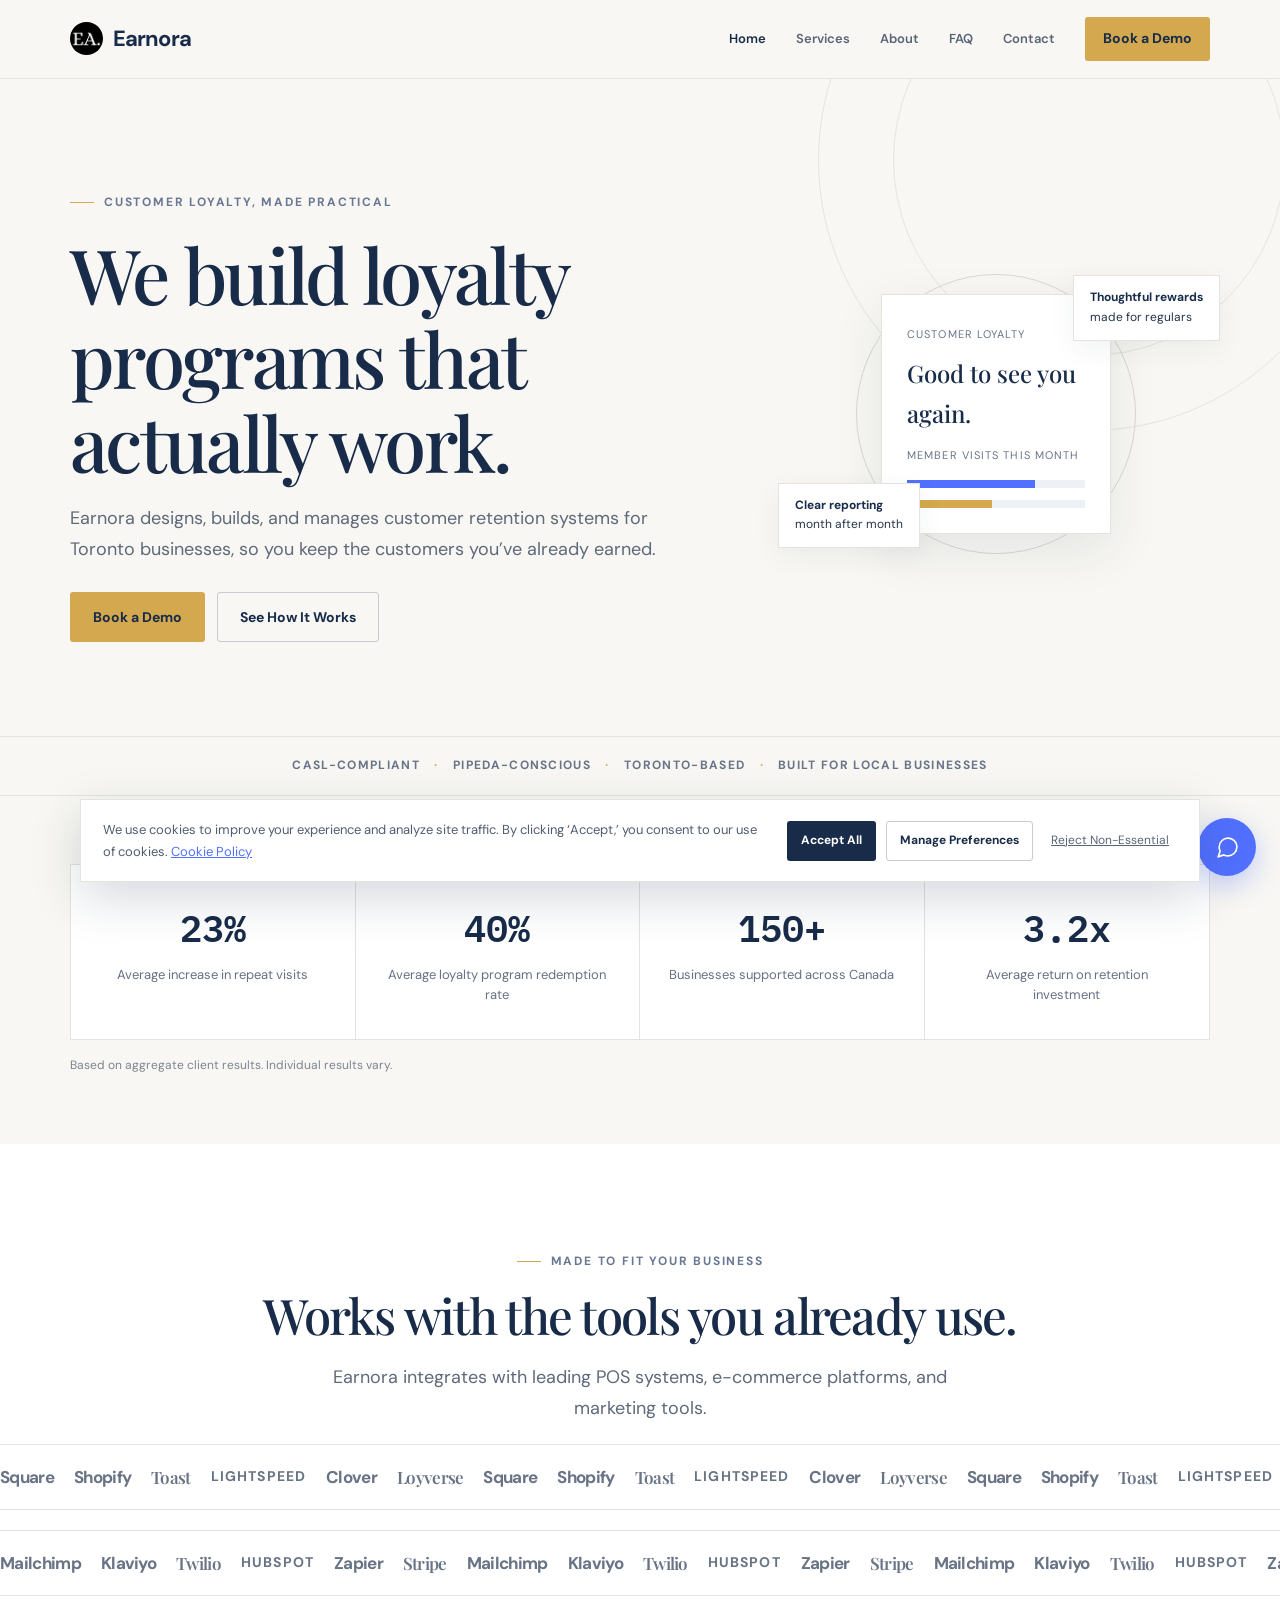
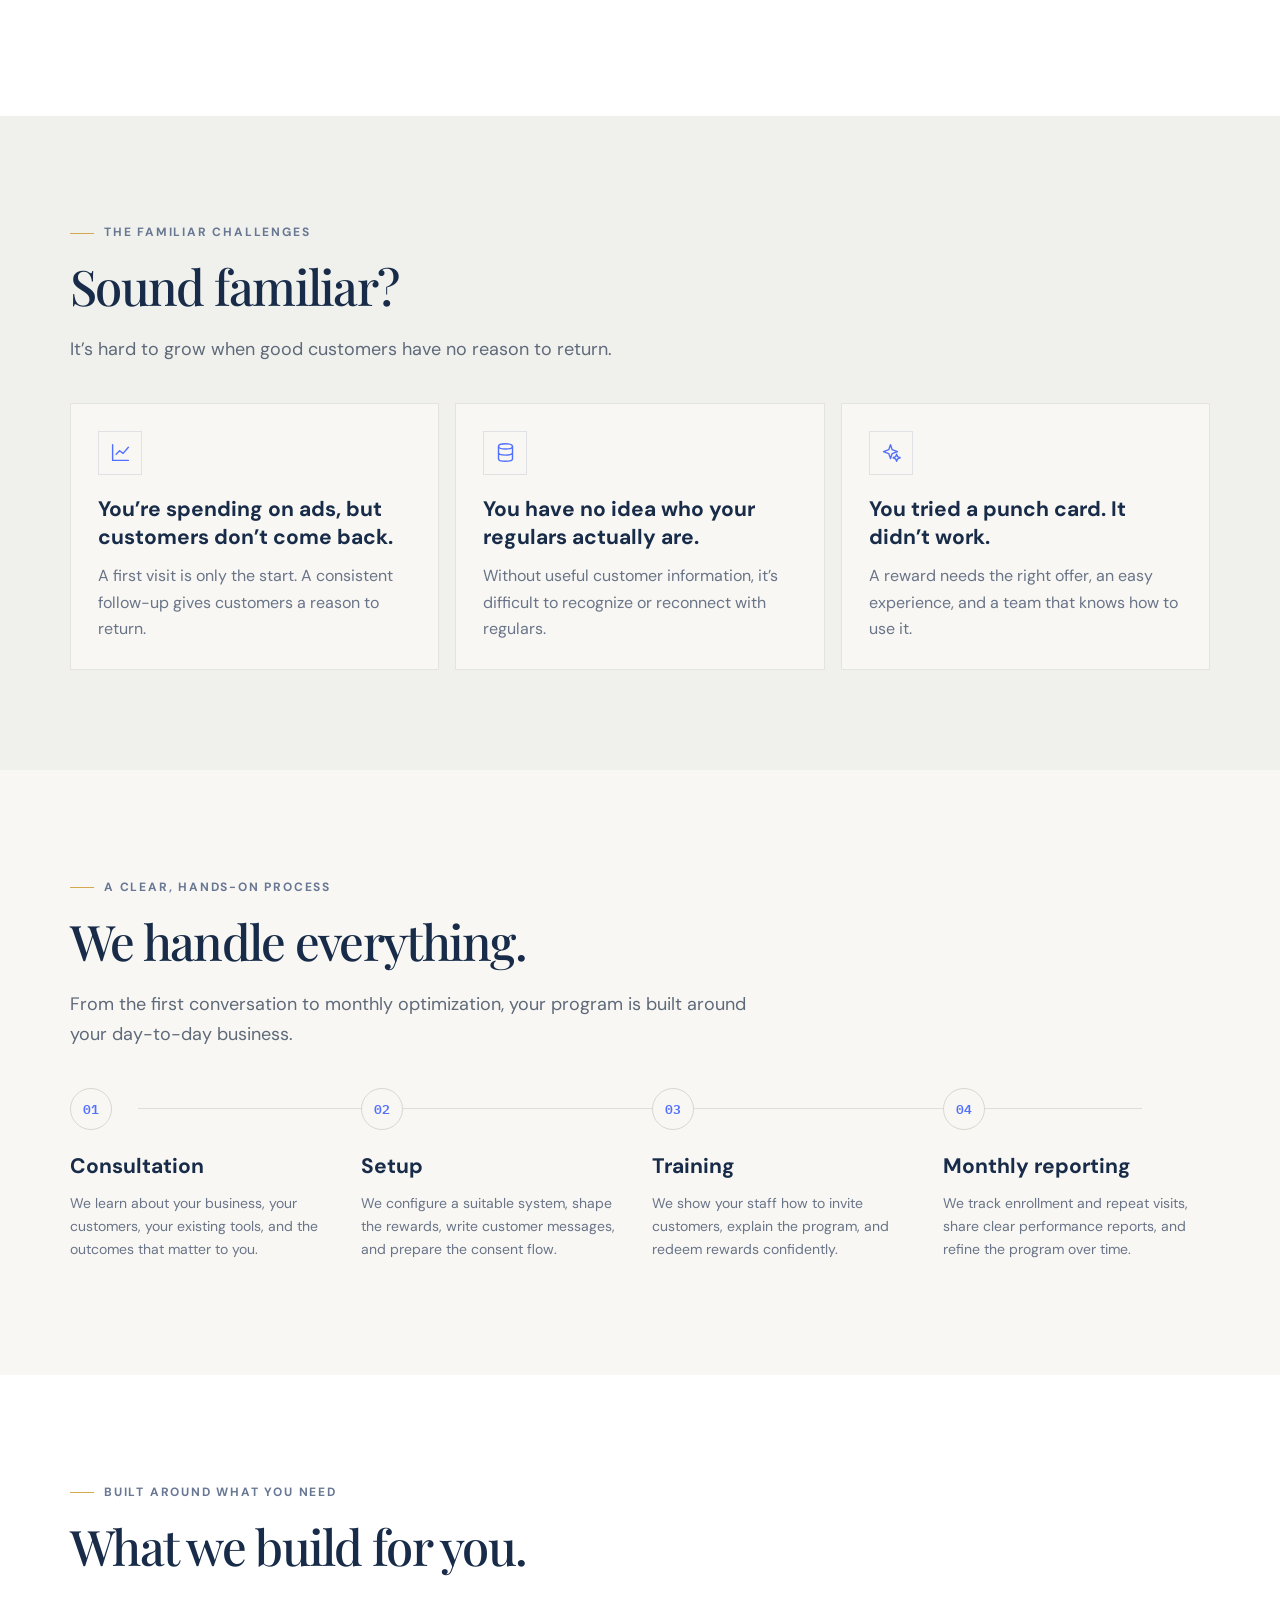
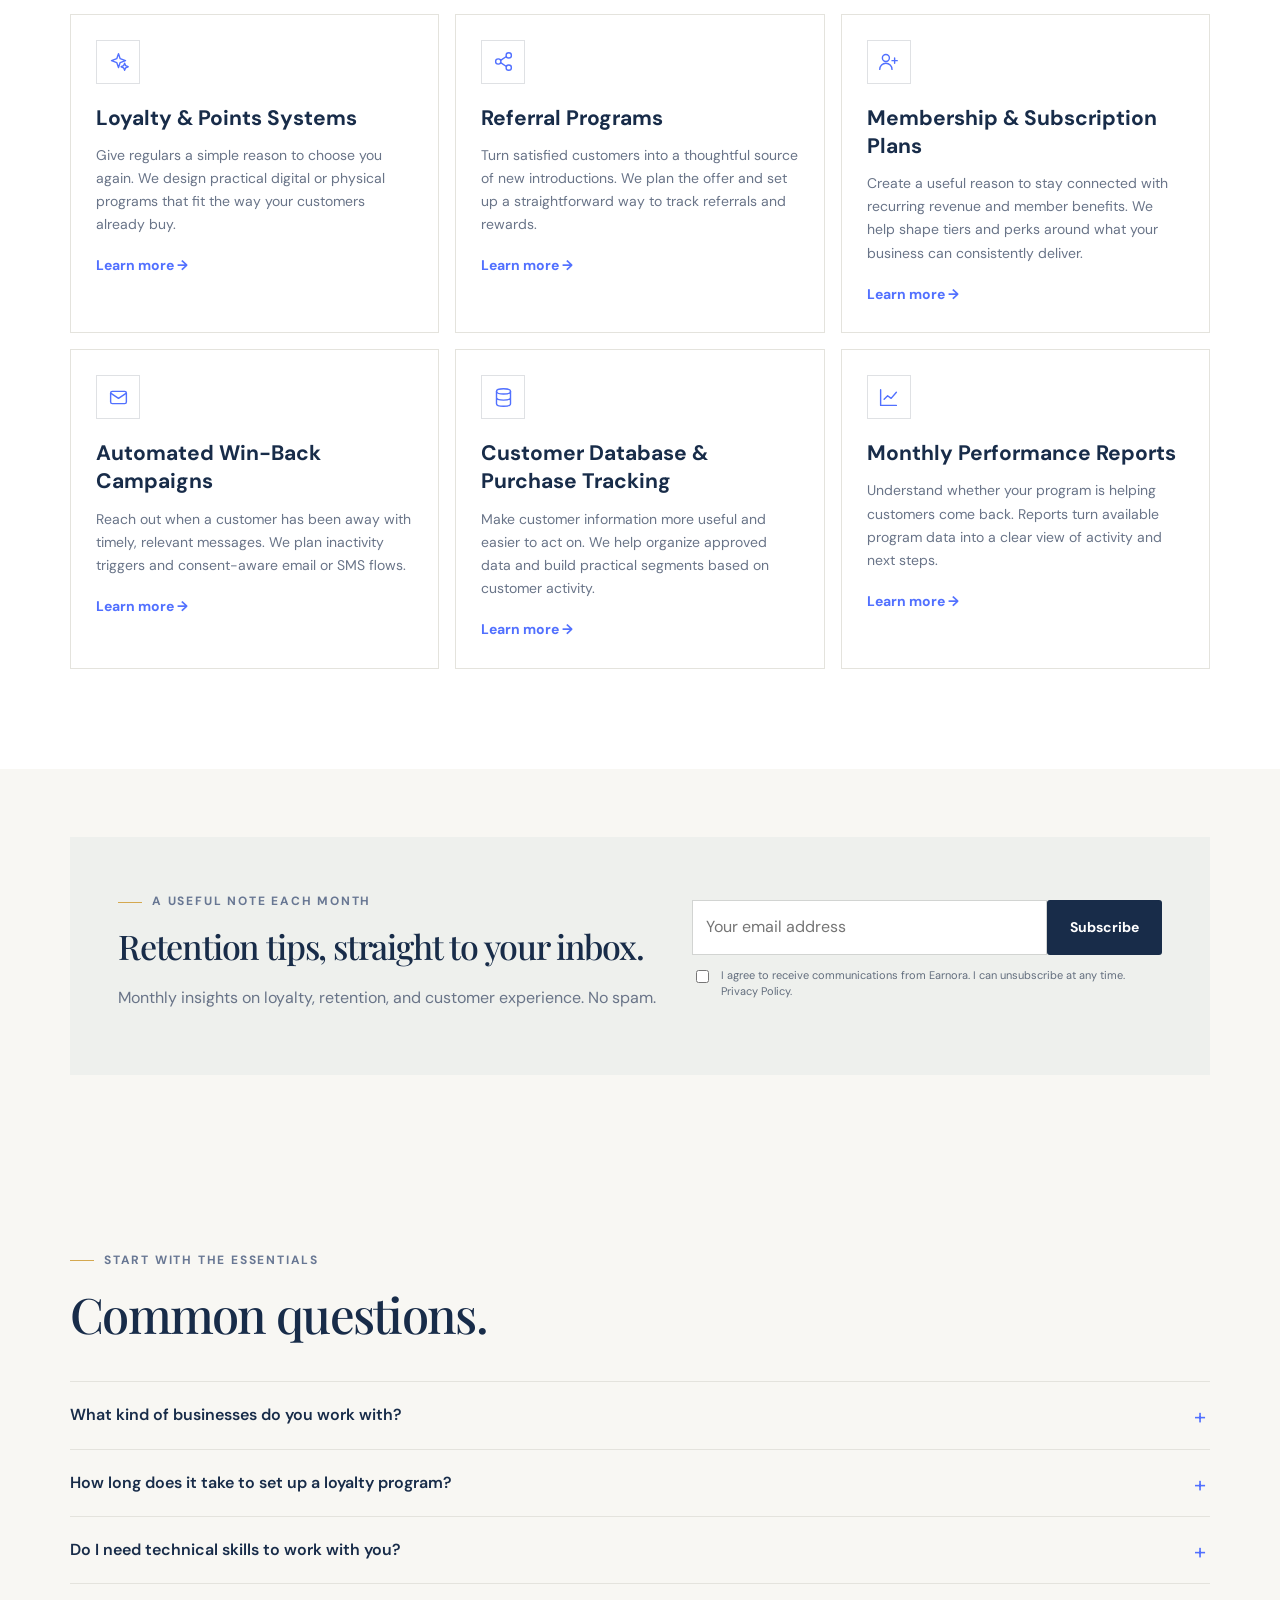
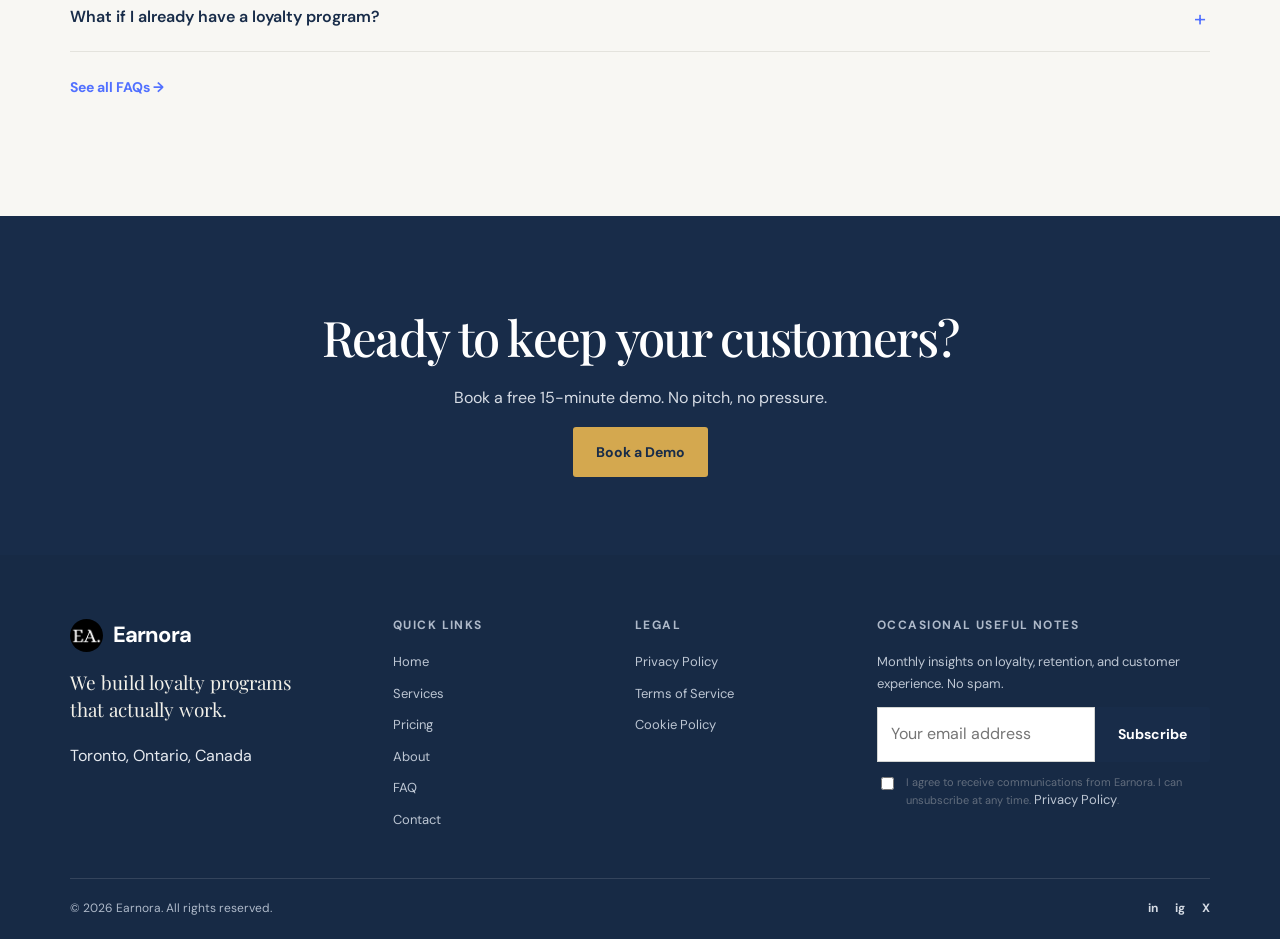
<file: index.html>
<!doctype html>
<html lang="en-CA">
<head>
  <meta charset="utf-8">
  <meta name="viewport" content="width=device-width, initial-scale=1">
  <meta name="theme-color" content="#f8f7f3">
  <meta name="description" content="Earnora builds and manages practical customer loyalty and retention programs for small businesses.">
  <meta property="og:type" content="website">
  <meta property="og:site_name" content="Earnora">
  <meta property="og:title" content="Earnora | Customer loyalty for businesses">
  <meta property="og:description" content="We build loyalty programs that actually work.">
  <link rel="canonical" href="https://earnora.tasdidnoor.com/">
  <link rel="icon" href="EA.png" type="image/png">
  <link rel="stylesheet" href="styles.css">
  <title>Earnora | Customer loyalty for businesses</title>
  <script type="application/ld+json" id="structured-data"></script>
  <script src="app.js" defer></script>
</head>
<body data-page="home">
  <a class="skip-link" href="#main">Skip to content</a>
  <div id="site-header"></div>
  <main id="main"></main>
  <div id="site-footer"></div>
  <div id="cookie-root"></div>
  <div id="chat-root"></div>
  <noscript><p class="noscript">Please enable JavaScript to view the Earnora website.</p></noscript>
</body>
</html>
</file>
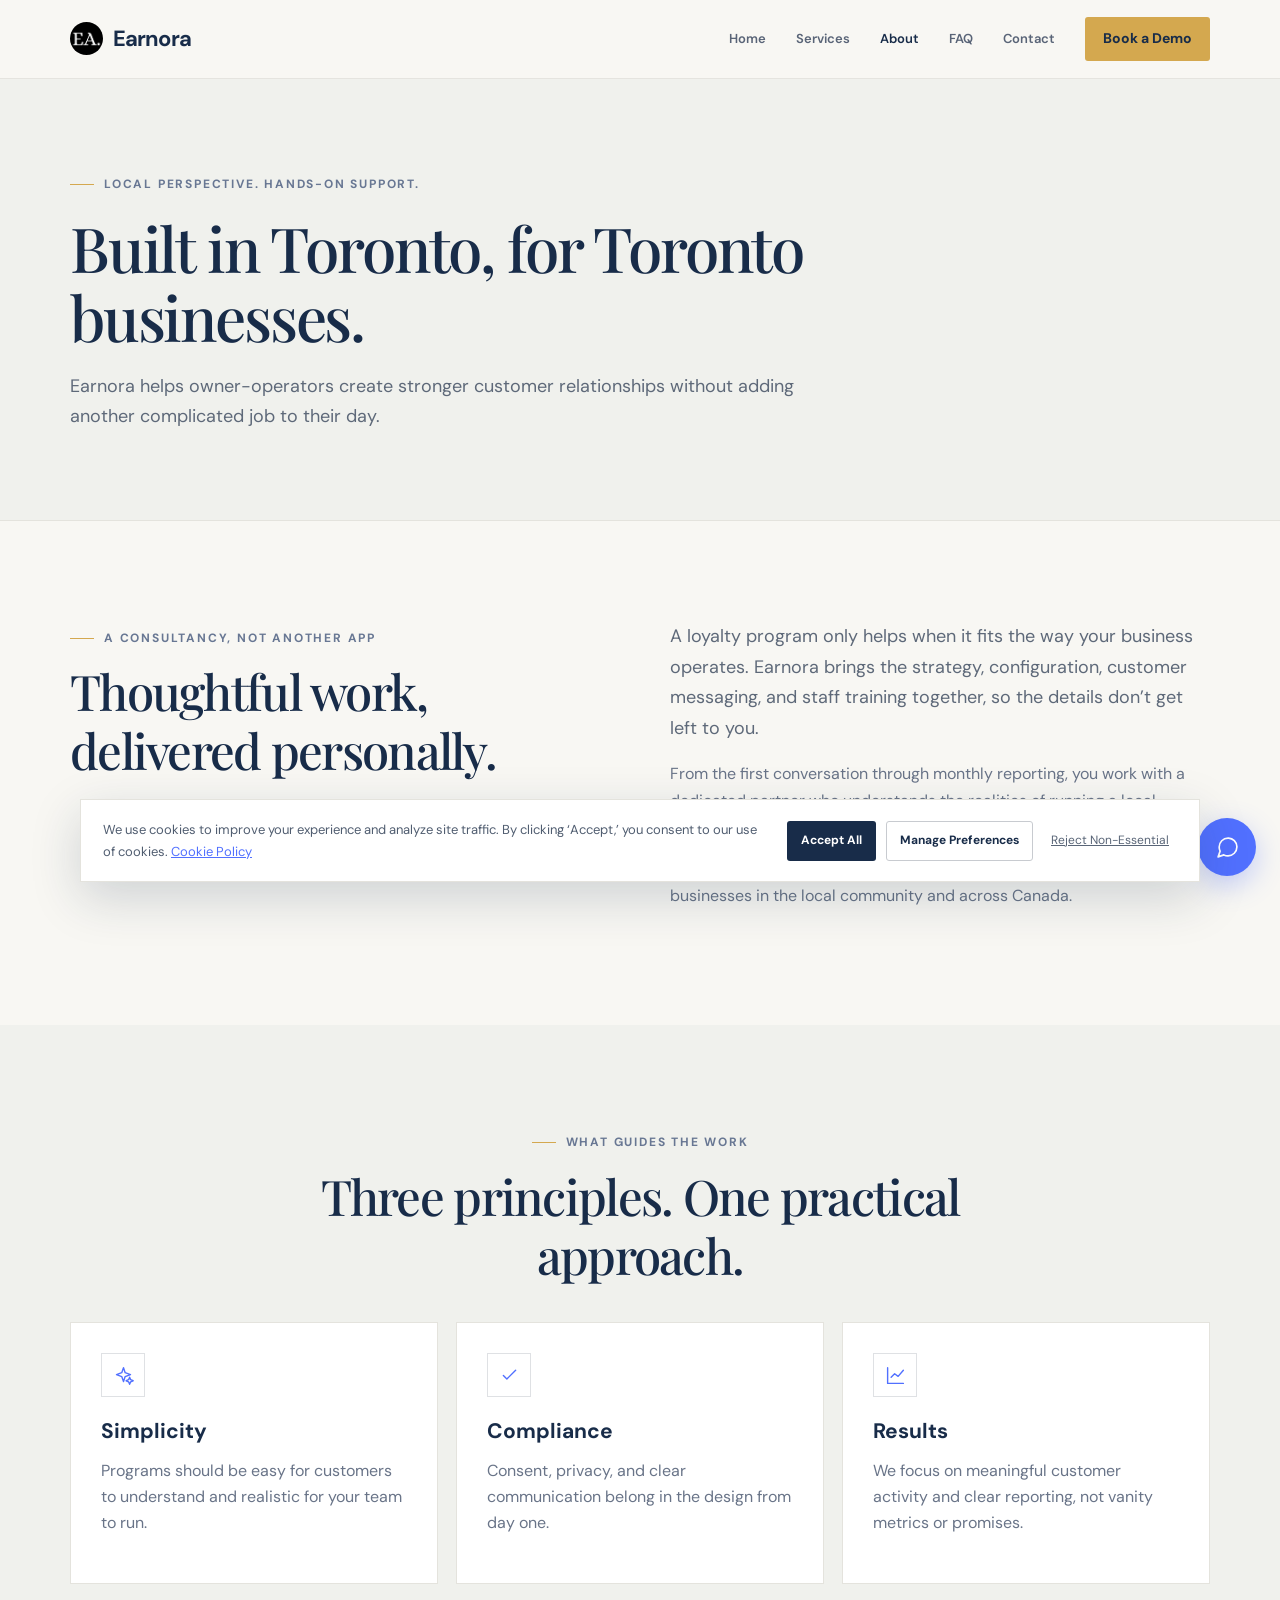
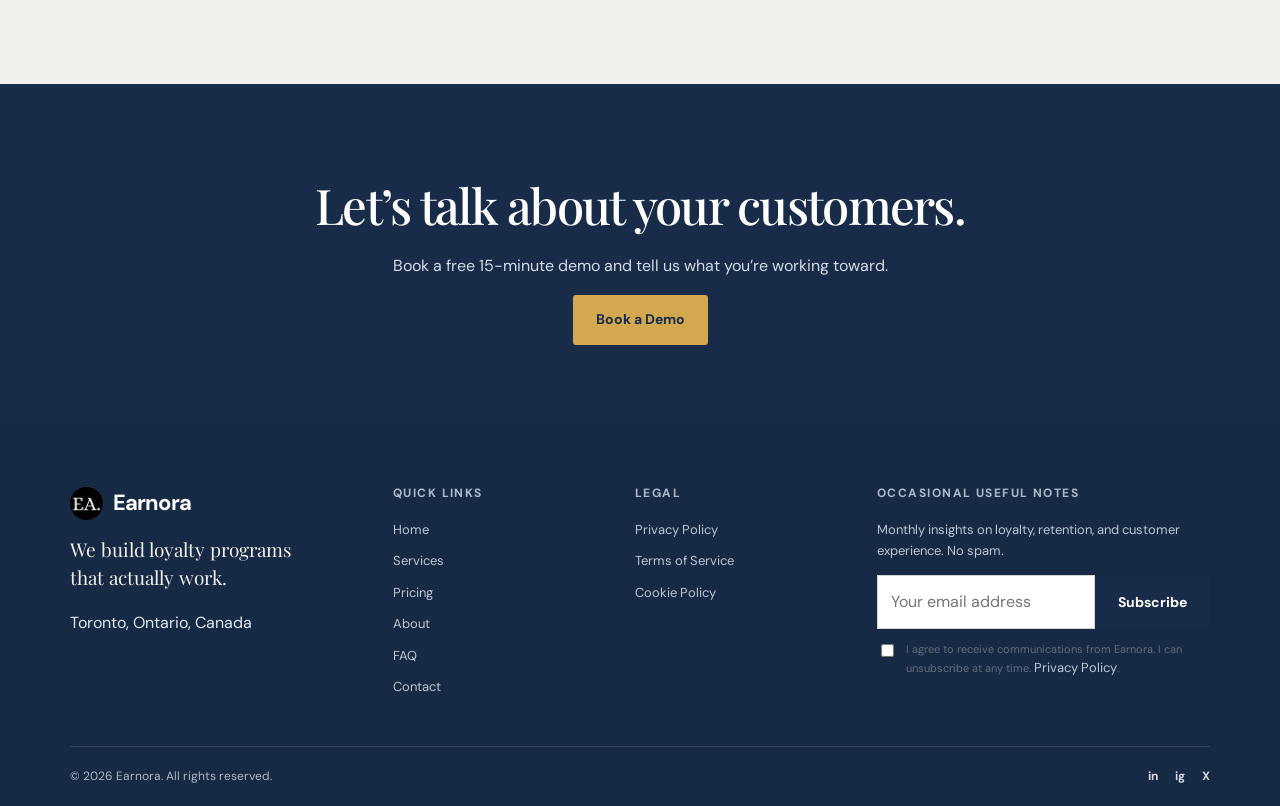
<file: about.html>
<!doctype html>
<html lang="en-CA">
<head>
  <meta charset="utf-8">
  <meta name="viewport" content="width=device-width, initial-scale=1">
  <meta name="theme-color" content="#f8f7f3">
  <meta name="description" content="Earnora builds and manages practical customer loyalty and retention programs for Toronto small businesses.">
  <meta property="og:type" content="website">
  <meta property="og:site_name" content="Earnora">
  <meta property="og:title" content="Earnora | Customer loyalty for Toronto businesses">
  <meta property="og:description" content="We build loyalty programs that actually work.">
  <link rel="canonical" href="https://earnora.tasdidnoor.com/about.html">
  <link rel="icon" href="EA.png" type="image/png">
  <link rel="stylesheet" href="styles.css">
  <title>Earnora | Customer loyalty for businesses</title>
  <script type="application/ld+json" id="structured-data"></script>
  <script src="app.js" defer></script>
</head>
<body data-page="about">
  <a class="skip-link" href="#main">Skip to content</a>
  <div id="site-header"></div>
  <main id="main"></main>
  <div id="site-footer"></div>
  <div id="cookie-root"></div>
  <div id="chat-root"></div>
  <noscript><p class="noscript">Please enable JavaScript to view the Earnora website.</p></noscript>
</body>
</html>
</file>
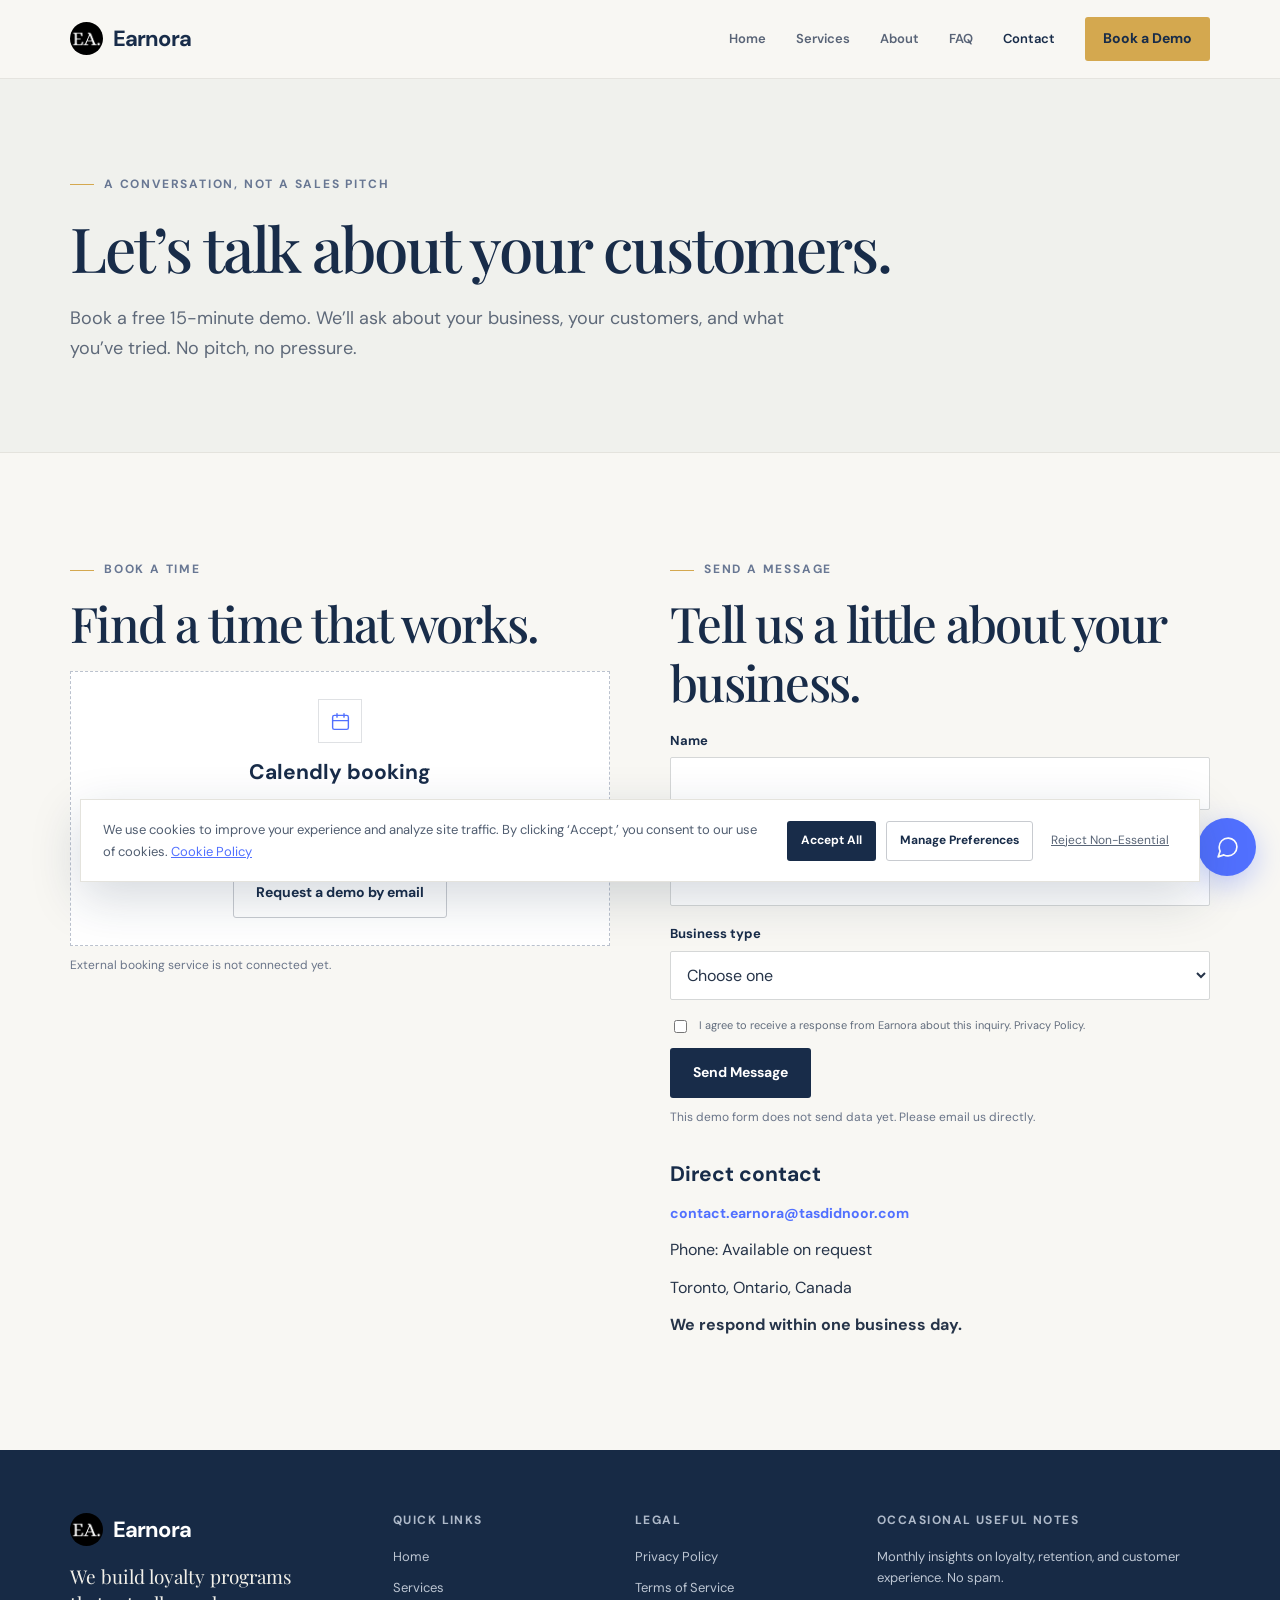
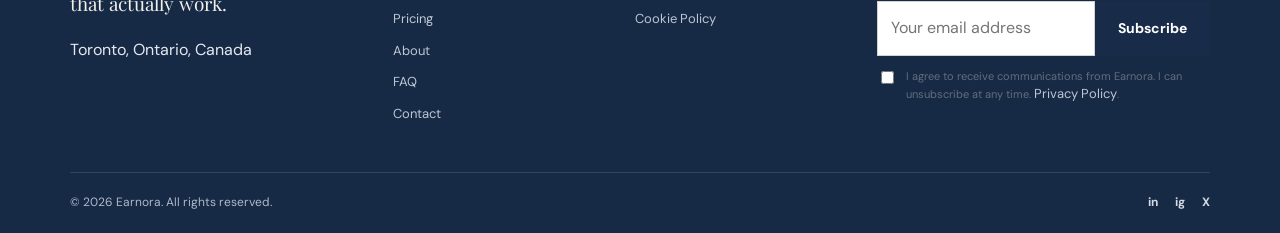
<file: contact.html>
<!doctype html>
<html lang="en-CA">
<head>
  <meta charset="utf-8">
  <meta name="viewport" content="width=device-width, initial-scale=1">
  <meta name="theme-color" content="#f8f7f3">
  <meta name="description" content="Earnora builds and manages practical customer loyalty and retention programs for Toronto small businesses.">
  <meta property="og:type" content="website">
  <meta property="og:site_name" content="Earnora">
  <meta property="og:title" content="Earnora | Customer loyalty for Toronto businesses">
  <meta property="og:description" content="We build loyalty programs that actually work.">
  <link rel="canonical" href="https://earnora.tasdidnoor.com/contact.html">
  <link rel="icon" href="EA.png" type="image/png">
  <link rel="stylesheet" href="styles.css">
  <title>Earnora | Customer loyalty for Toronto businesses</title>
  <script type="application/ld+json" id="structured-data"></script>
  <script src="app.js" defer></script>
</head>
<body data-page="contact">
  <a class="skip-link" href="#main">Skip to content</a>
  <div id="site-header"></div>
  <main id="main"></main>
  <div id="site-footer"></div>
  <div id="cookie-root"></div>
  <div id="chat-root"></div>
  <noscript><p class="noscript">Please enable JavaScript to view the Earnora website.</p></noscript>
</body>
</html>
</file>
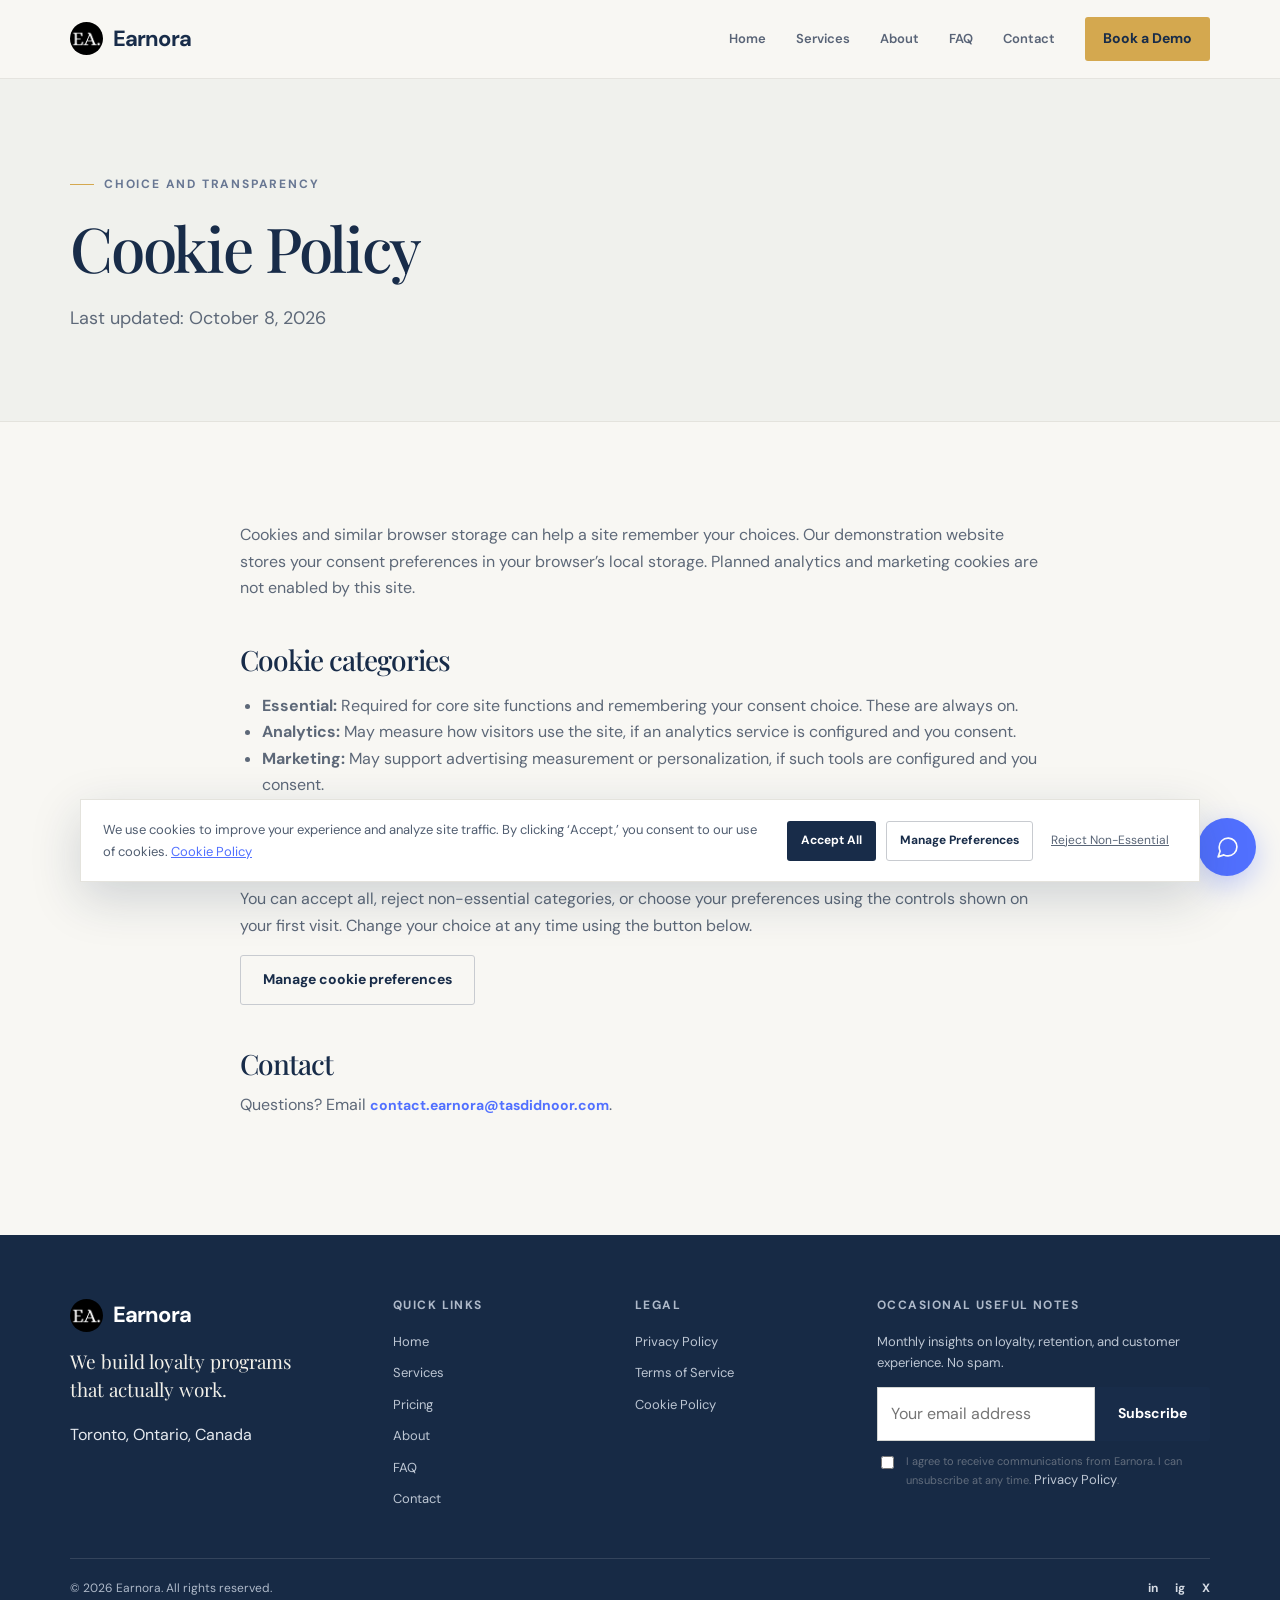
<file: cookies.html>
<!doctype html>
<html lang="en-CA">
<head>
  <meta charset="utf-8">
  <meta name="viewport" content="width=device-width, initial-scale=1">
  <meta name="theme-color" content="#f8f7f3">
  <meta name="description" content="Earnora builds and manages practical customer loyalty and retention programs for Toronto small businesses.">
  <meta property="og:type" content="website">
  <meta property="og:site_name" content="Earnora">
  <meta property="og:title" content="Earnora | Customer loyalty for Toronto businesses">
  <meta property="og:description" content="We build loyalty programs that actually work.">
  <link rel="canonical" href="https://earnora.tasdidnoor.com/cookies.html">
  <link rel="icon" href="EA.png" type="image/png">
  <link rel="stylesheet" href="styles.css">
  <title>Earnora | Customer loyalty for Toronto businesses</title>
  <script type="application/ld+json" id="structured-data"></script>
  <script src="app.js" defer></script>
</head>
<body data-page="cookies">
  <a class="skip-link" href="#main">Skip to content</a>
  <div id="site-header"></div>
  <main id="main"></main>
  <div id="site-footer"></div>
  <div id="cookie-root"></div>
  <div id="chat-root"></div>
  <noscript><p class="noscript">Please enable JavaScript to view the Earnora website.</p></noscript>
</body>
</html>
</file>
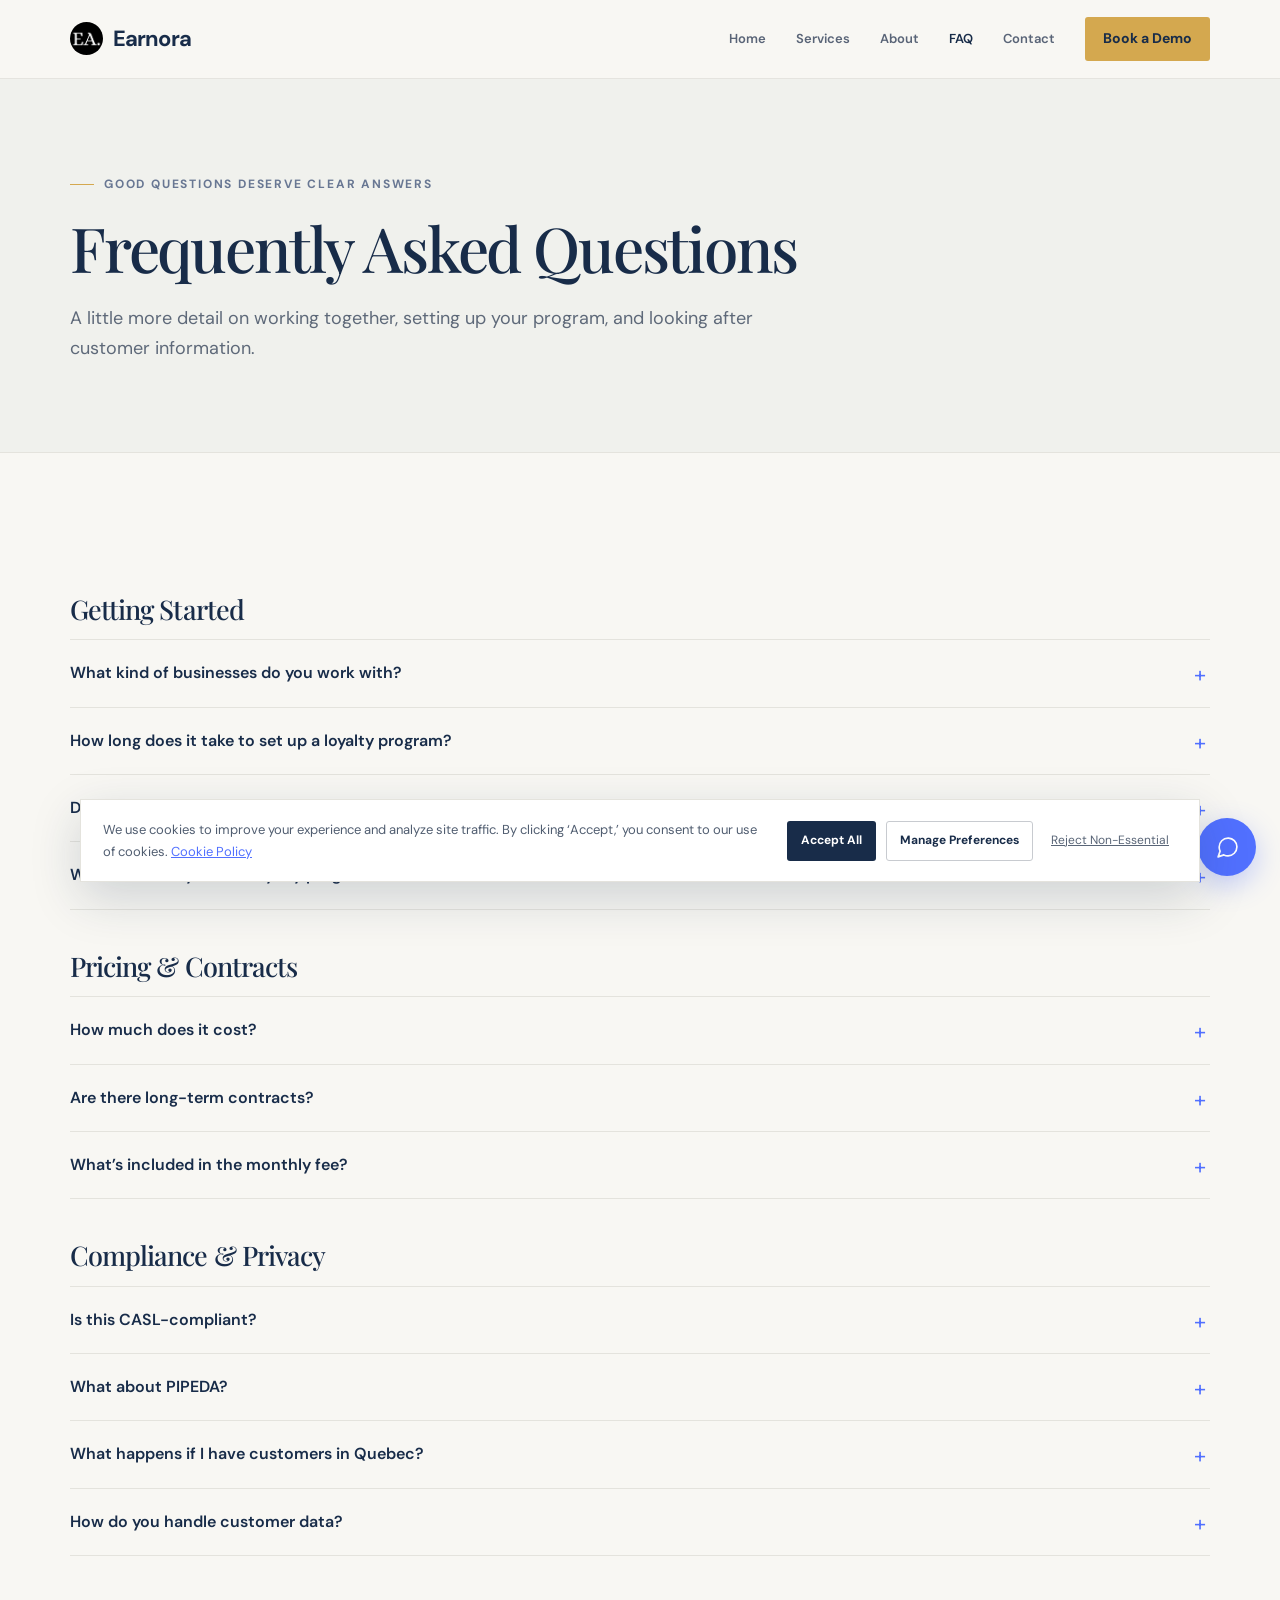
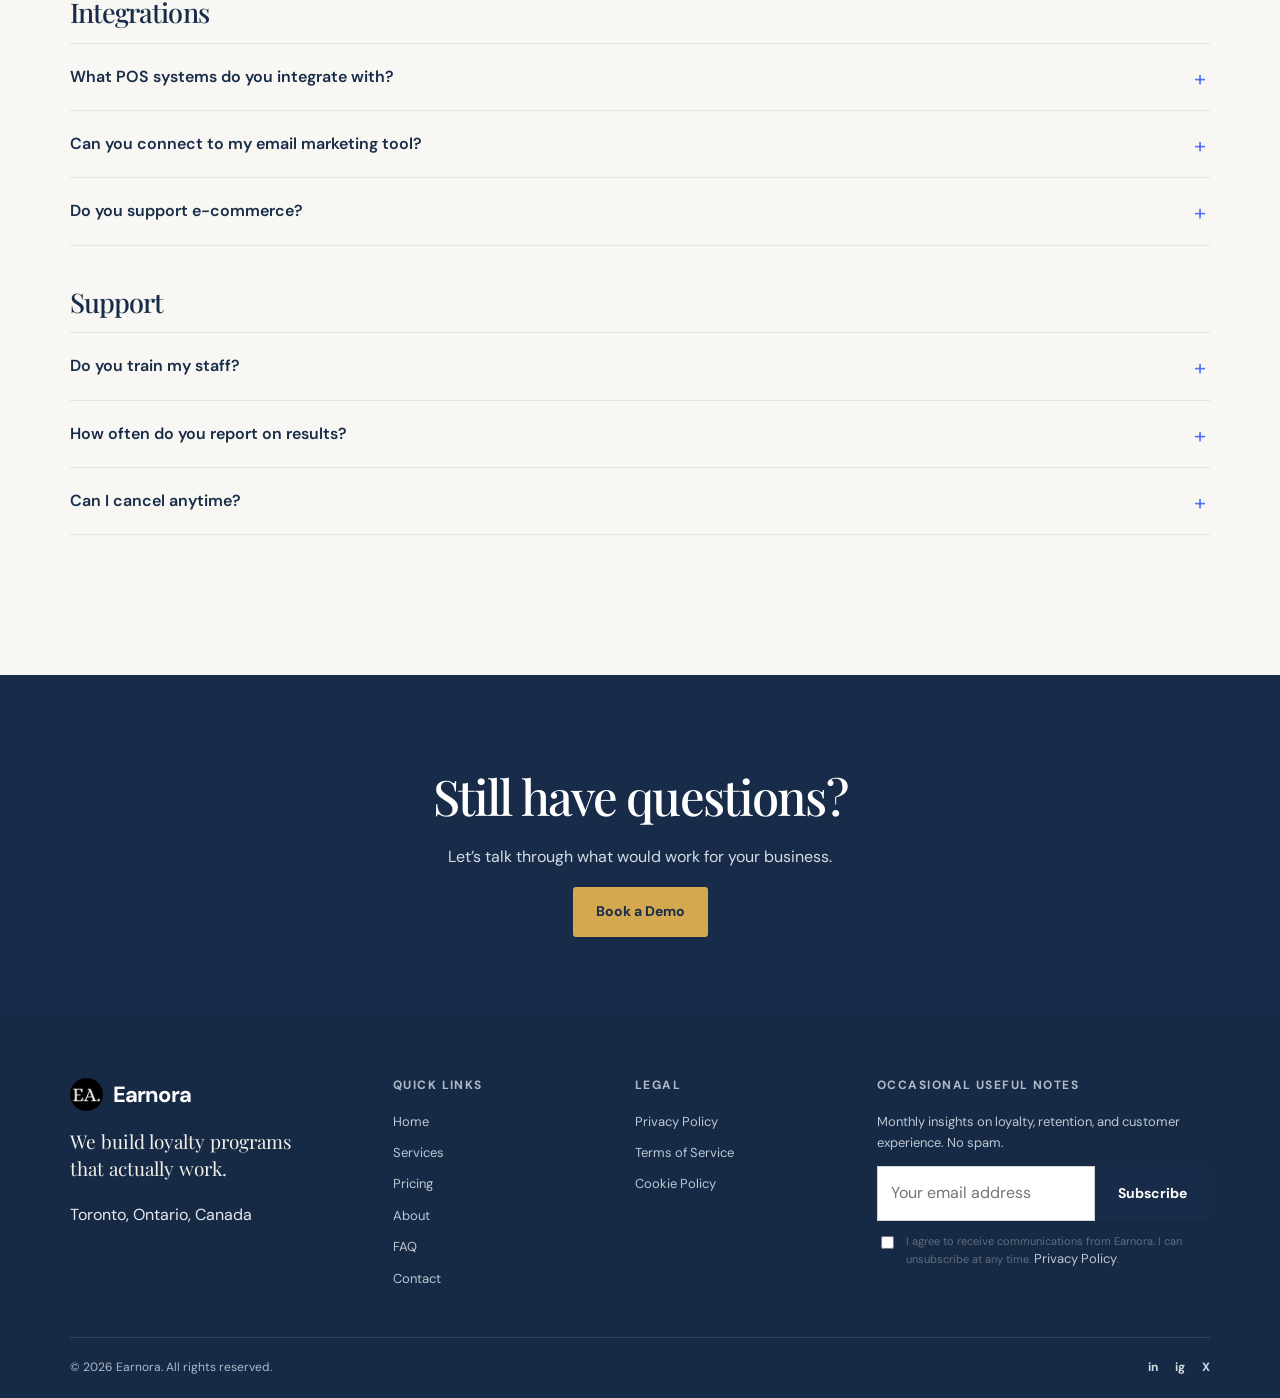
<file: faq.html>
<!doctype html>
<html lang="en-CA">
<head>
  <meta charset="utf-8">
  <meta name="viewport" content="width=device-width, initial-scale=1">
  <meta name="theme-color" content="#f8f7f3">
  <meta name="description" content="Earnora builds and manages practical customer loyalty and retention programs for Toronto small businesses.">
  <meta property="og:type" content="website">
  <meta property="og:site_name" content="Earnora">
  <meta property="og:title" content="Earnora | Customer loyalty for Toronto businesses">
  <meta property="og:description" content="We build loyalty programs that actually work.">
  <link rel="canonical" href="https://earnora.tasdidnoor.com/faq.html">
  <link rel="icon" href="EA.png" type="image/png">
  <link rel="stylesheet" href="styles.css">
  <title>Earnora | Customer loyalty for Toronto businesses</title>
  <script type="application/ld+json" id="structured-data"></script>
  <script src="app.js" defer></script>
</head>
<body data-page="faq">
  <a class="skip-link" href="#main">Skip to content</a>
  <div id="site-header"></div>
  <main id="main"></main>
  <div id="site-footer"></div>
  <div id="cookie-root"></div>
  <div id="chat-root"></div>
  <noscript><p class="noscript">Please enable JavaScript to view the Earnora website.</p></noscript>
</body>
</html>
</file>
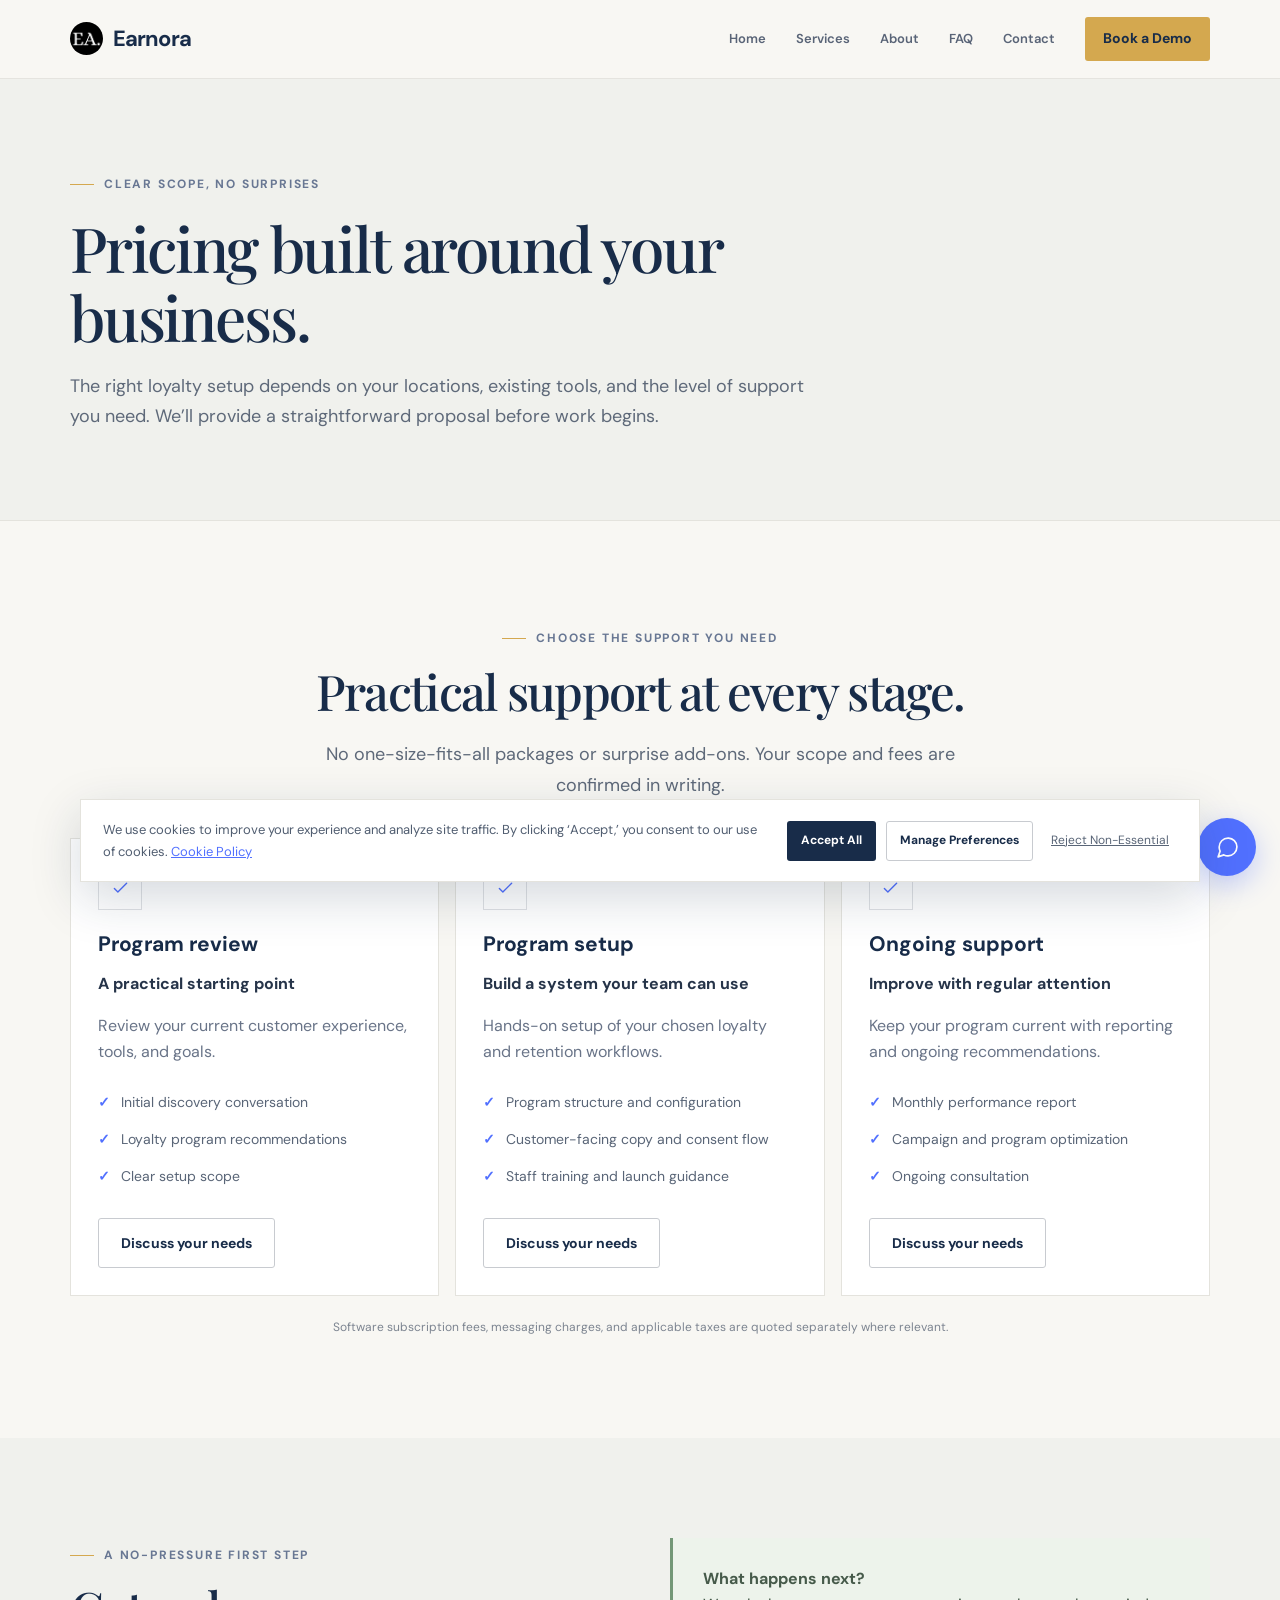
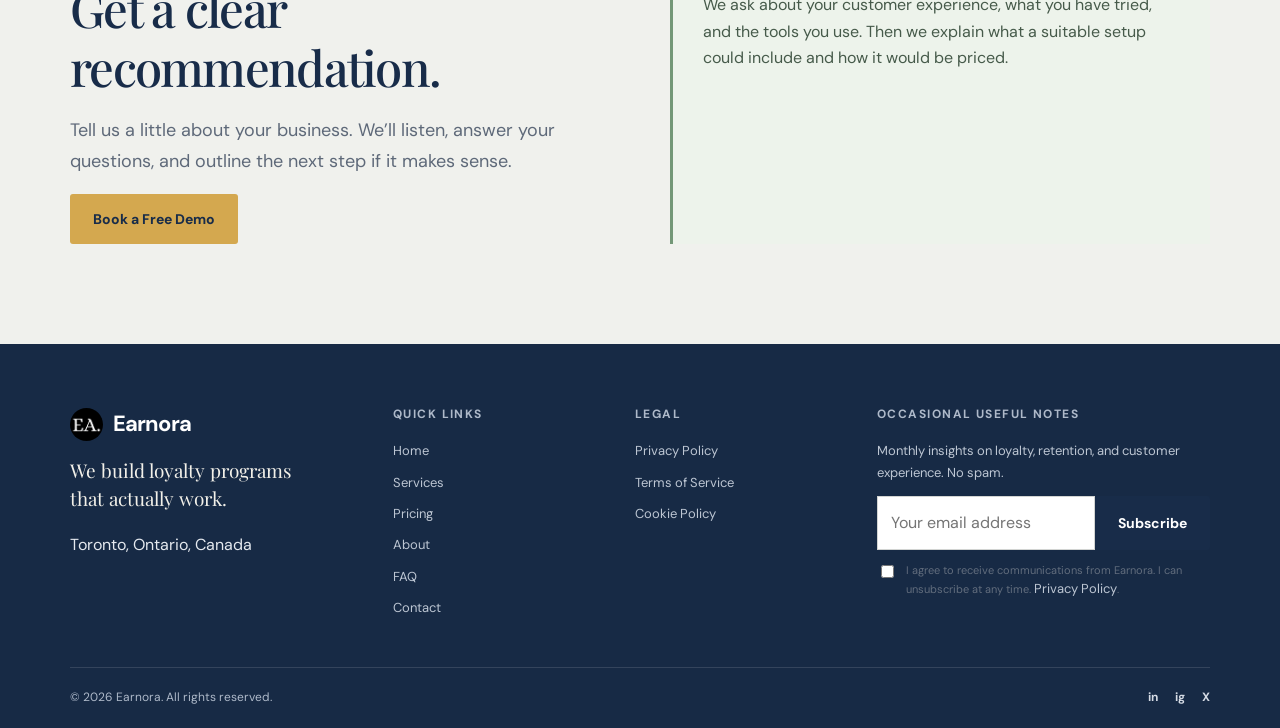
<file: pricing.html>
<!doctype html>
<html lang="en-CA">
<head>
  <meta charset="utf-8">
  <meta name="viewport" content="width=device-width, initial-scale=1">
  <meta name="theme-color" content="#f8f7f3">
  <meta name="description" content="Earnora builds and manages practical customer loyalty and retention programs for Toronto small businesses.">
  <meta property="og:type" content="website">
  <meta property="og:site_name" content="Earnora">
  <meta property="og:title" content="Earnora | Customer loyalty for Toronto businesses">
  <meta property="og:description" content="We build loyalty programs that actually work.">
  <link rel="canonical" href="https://earnora.tasdidnoor.com/pricing.html">
  <link rel="icon" href="EA.png" type="image/png">
  <link rel="stylesheet" href="styles.css">
  <title>Earnora | Customer loyalty for Toronto businesses</title>
  <script type="application/ld+json" id="structured-data"></script>
  <script src="app.js" defer></script>
</head>
<body data-page="pricing">
  <a class="skip-link" href="#main">Skip to content</a>
  <div id="site-header"></div>
  <main id="main"></main>
  <div id="site-footer"></div>
  <div id="cookie-root"></div>
  <div id="chat-root"></div>
  <noscript><p class="noscript">Please enable JavaScript to view the Earnora website.</p></noscript>
</body>
</html>
</file>
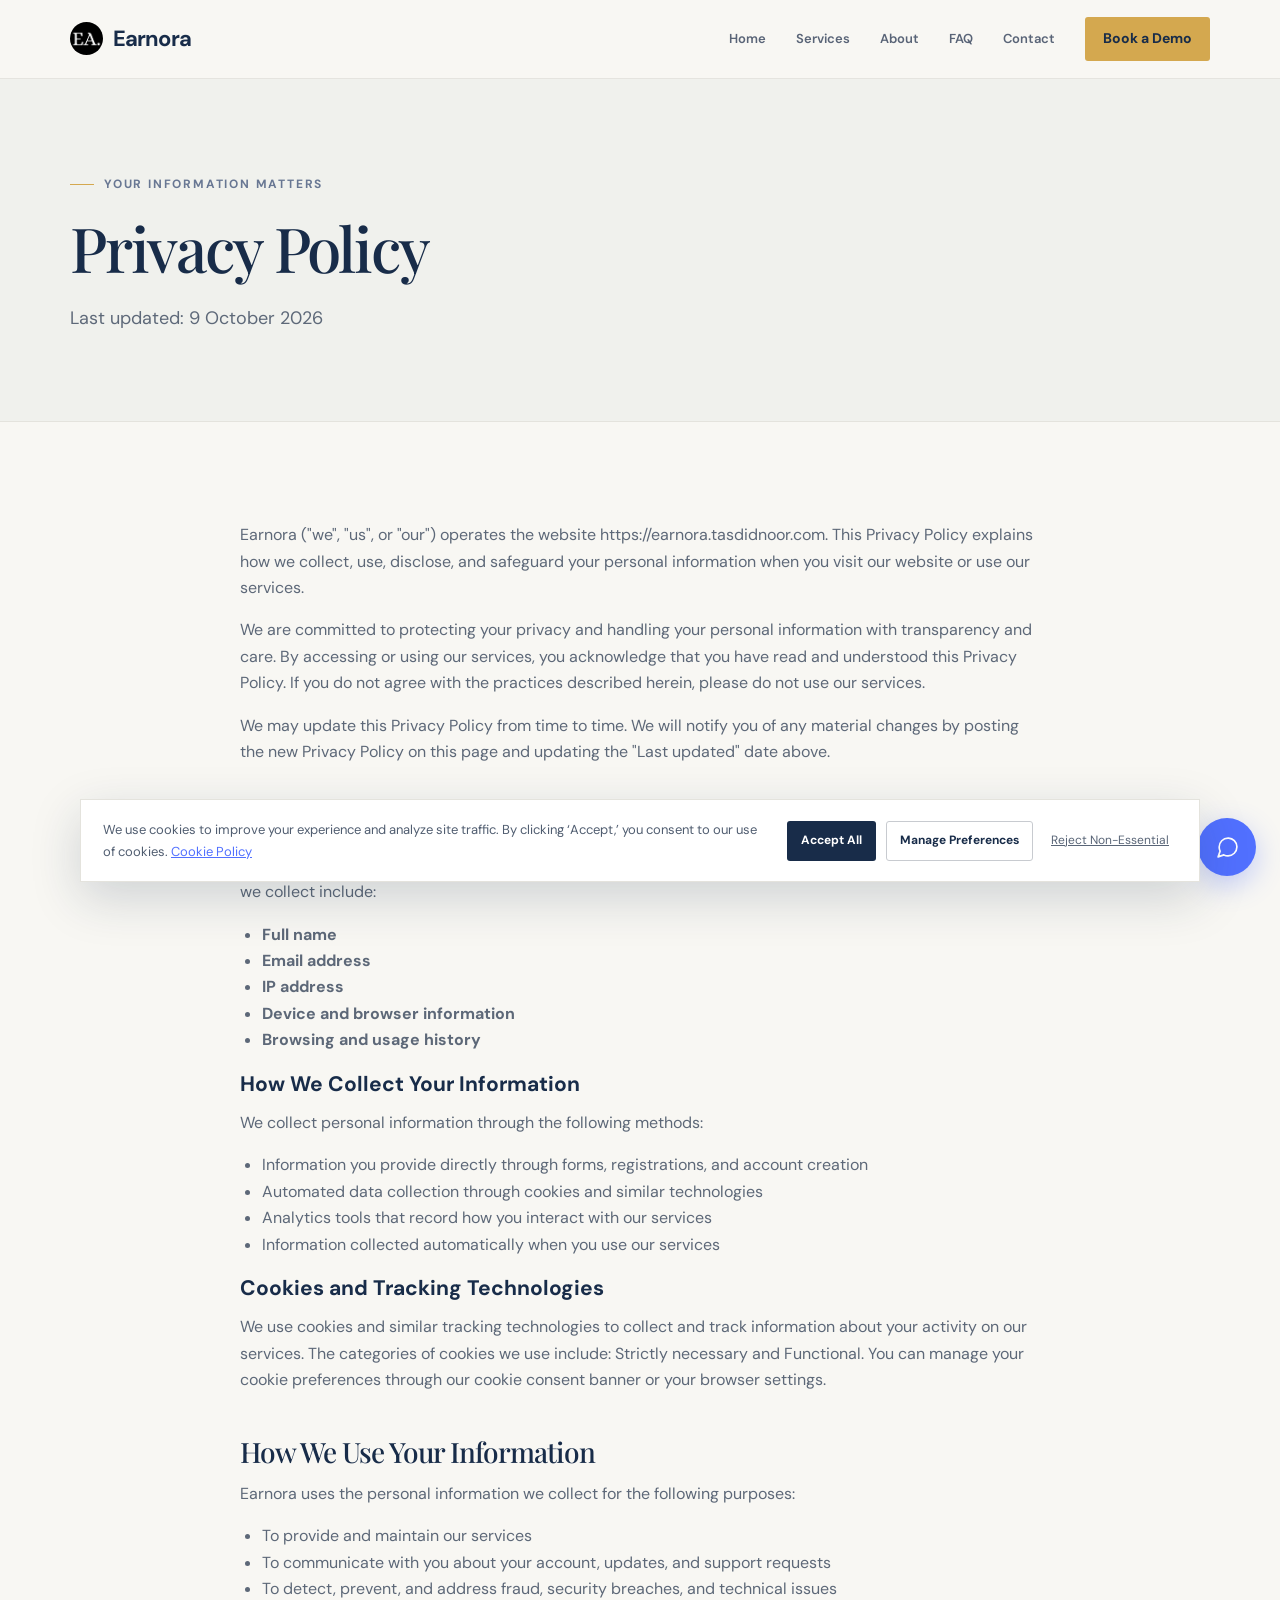
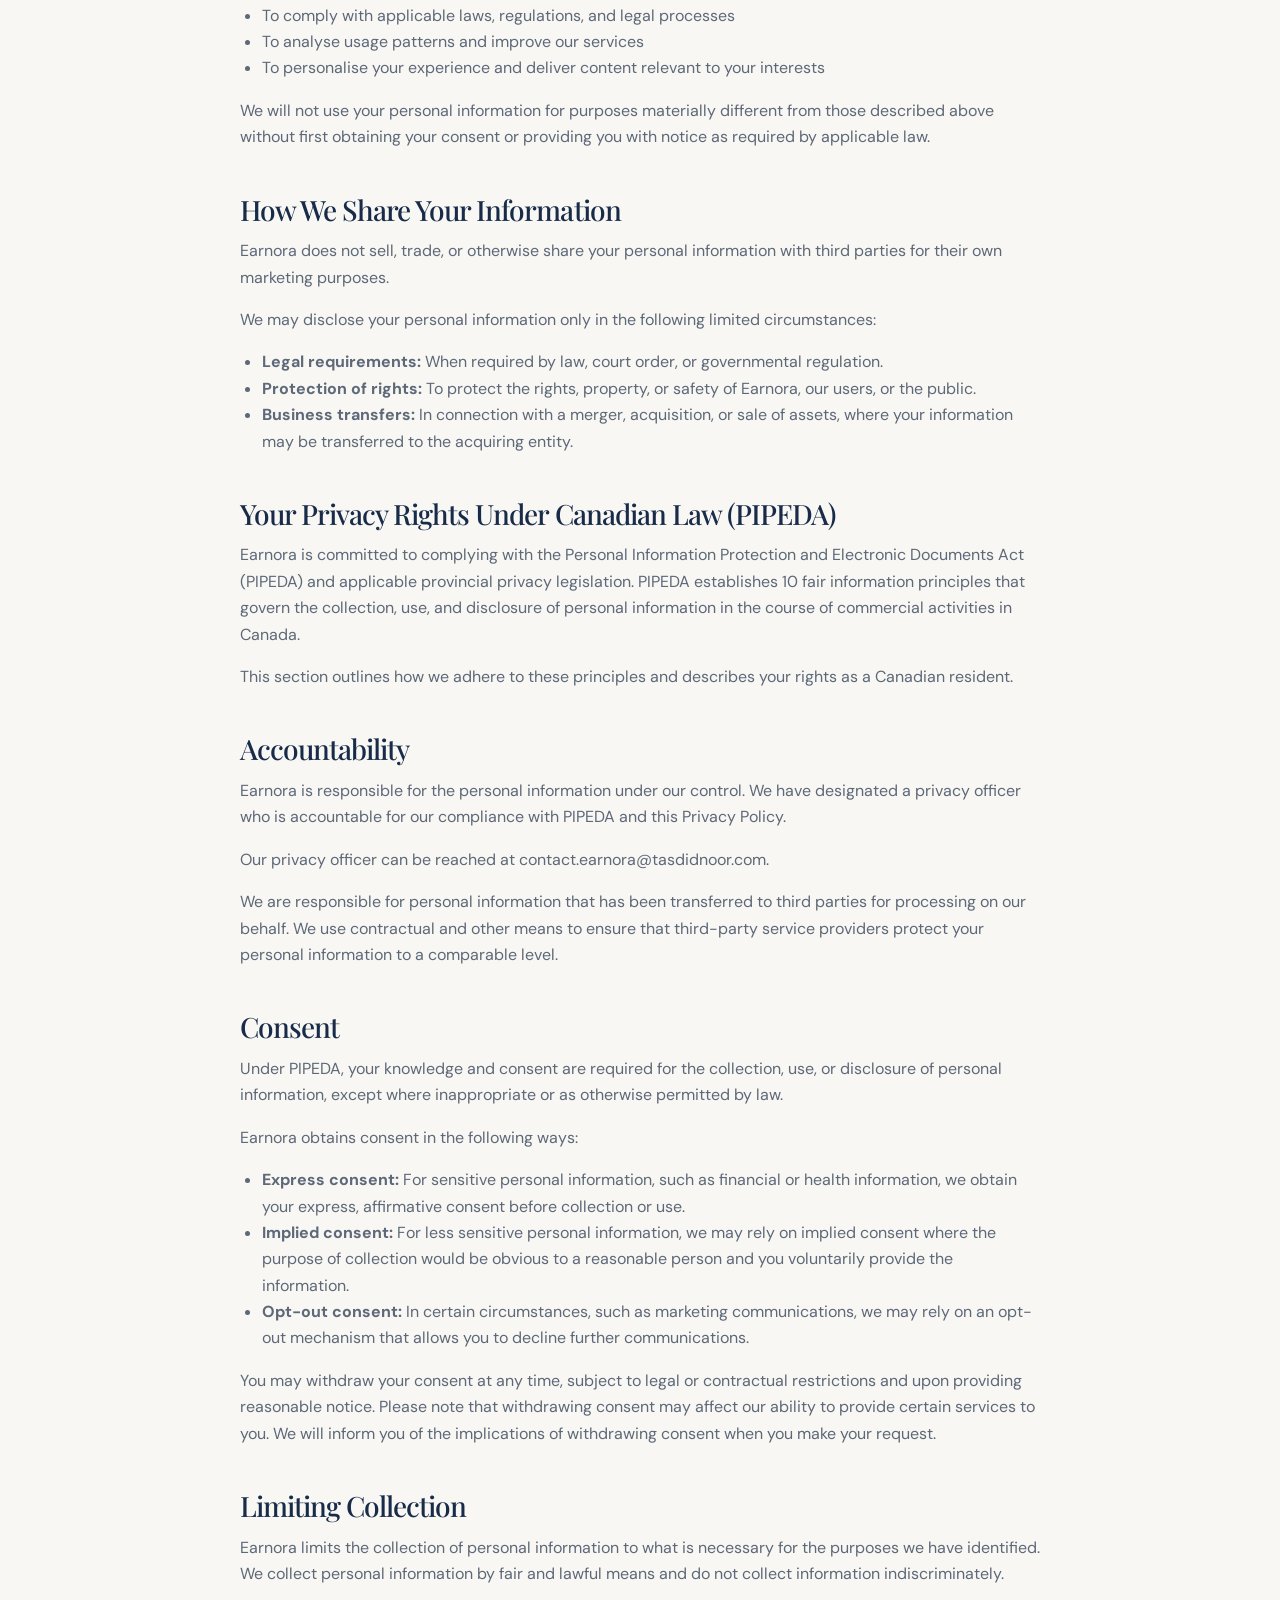
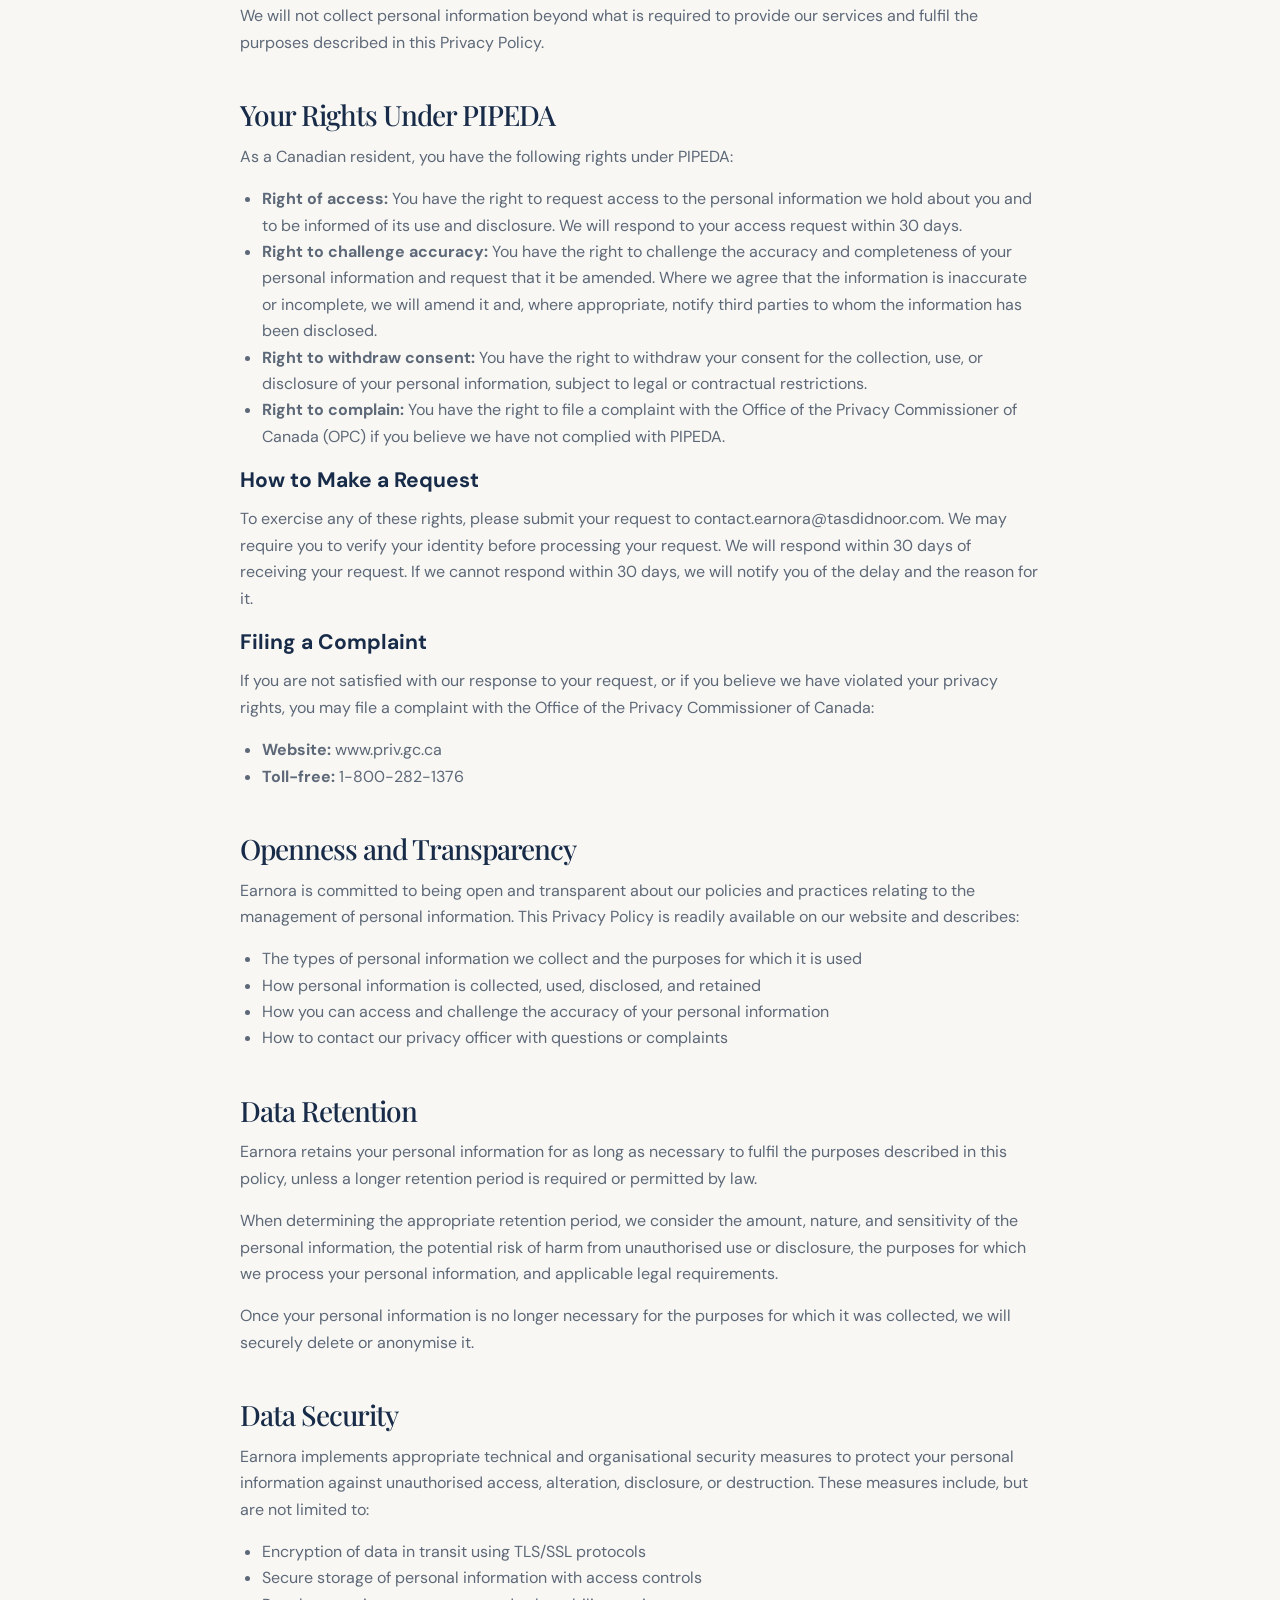
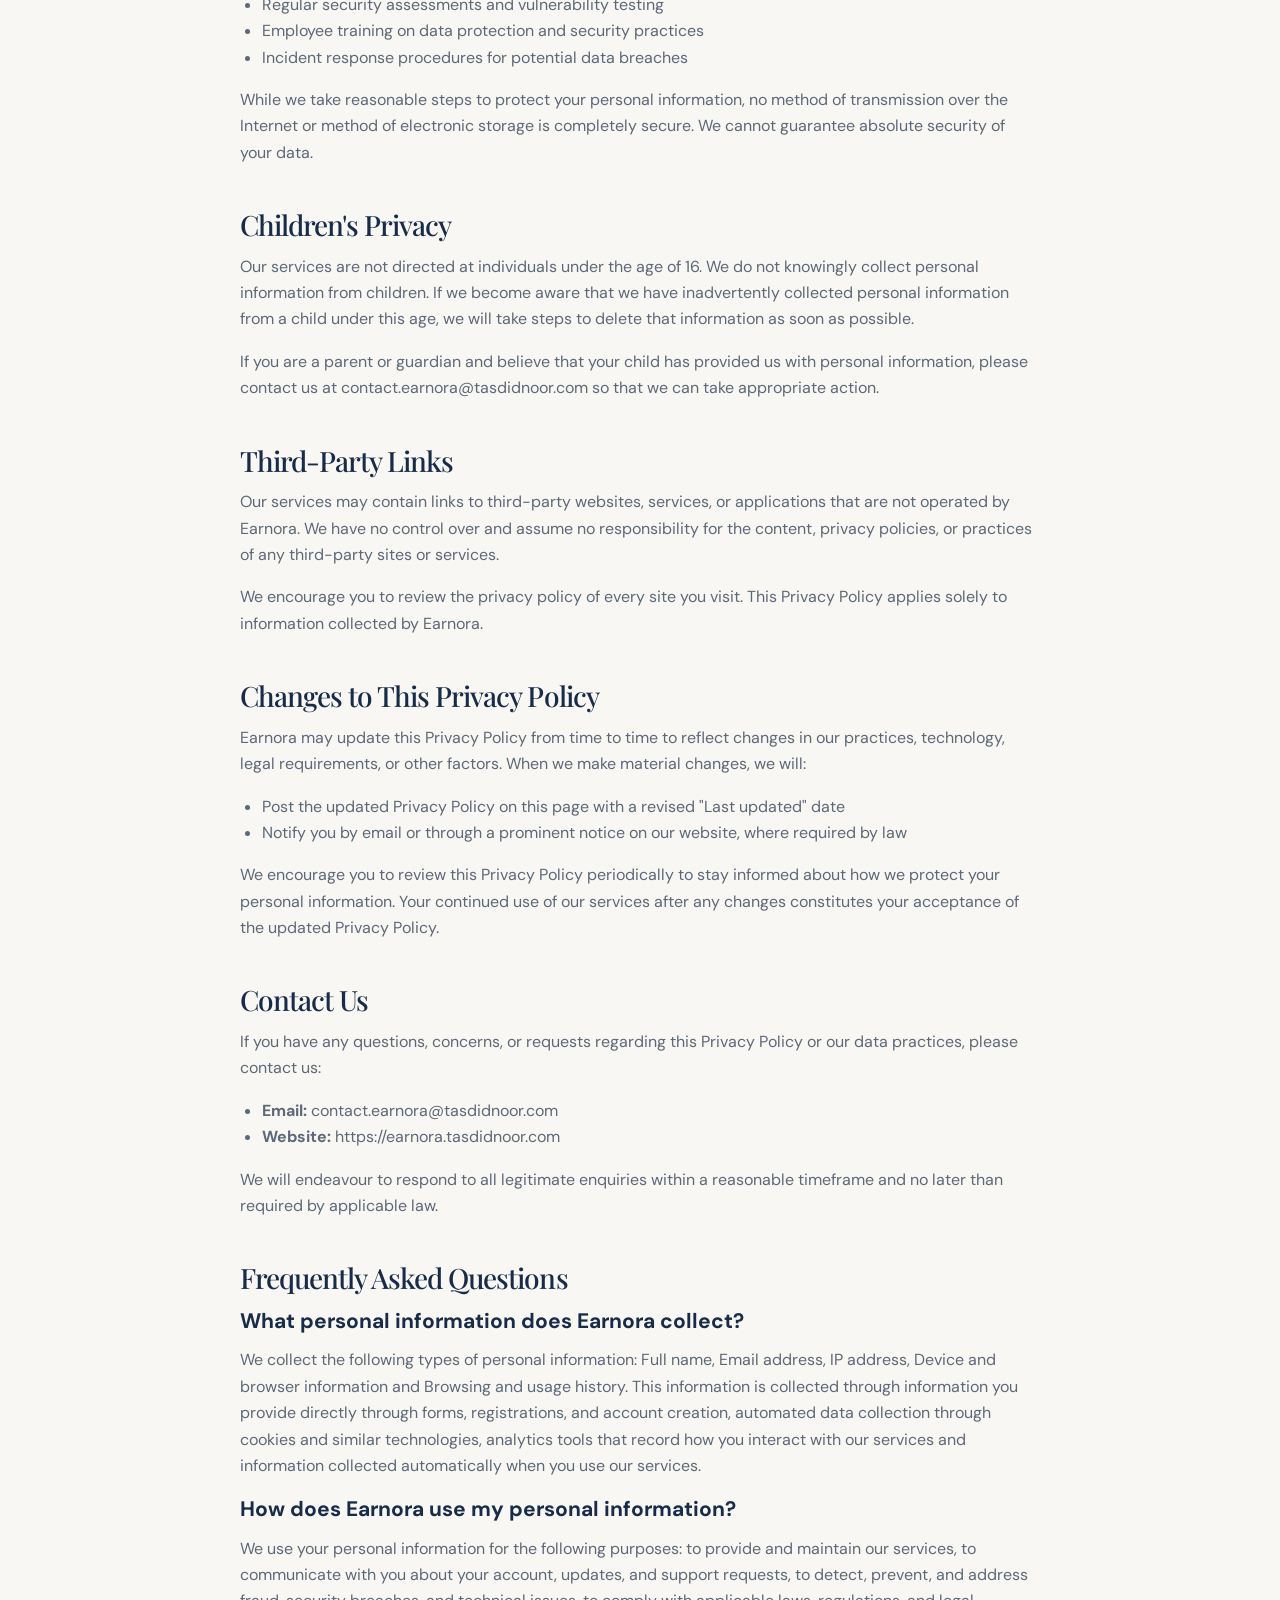
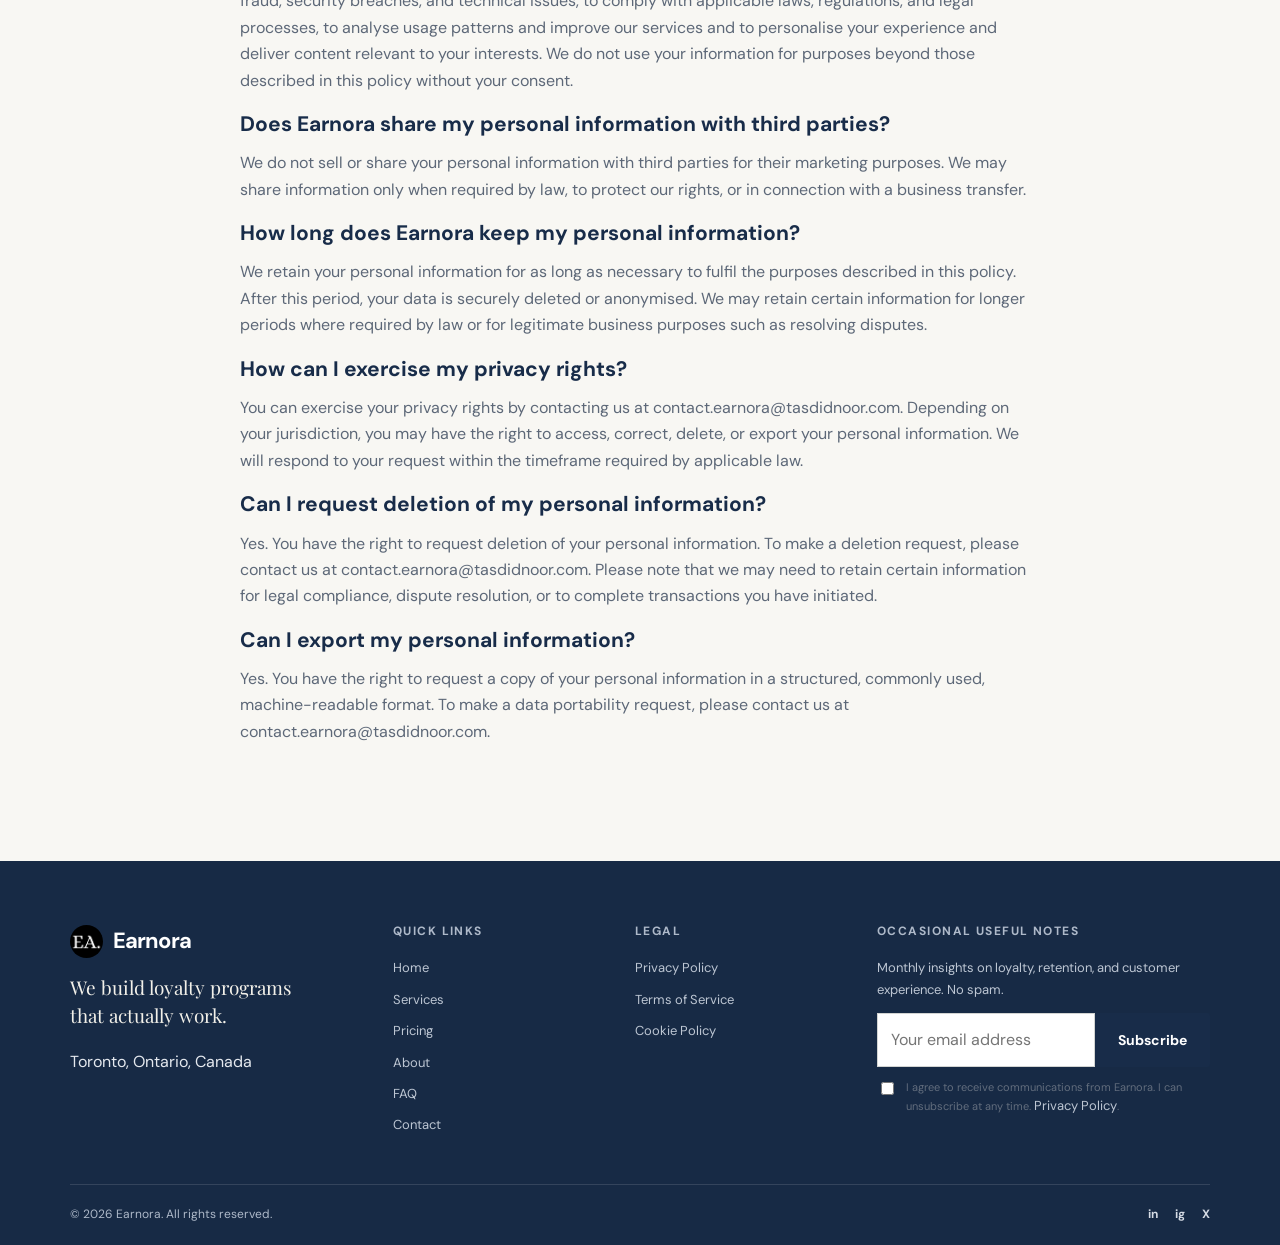
<file: privacy.html>
<!doctype html>
<html lang="en-CA">
<head>
  <meta charset="utf-8">
  <meta name="viewport" content="width=device-width, initial-scale=1">
  <meta name="theme-color" content="#f8f7f3">
  <meta name="description" content="Earnora builds and manages practical customer loyalty and retention programs for Toronto small businesses.">
  <meta property="og:type" content="website">
  <meta property="og:site_name" content="Earnora">
  <meta property="og:title" content="Earnora | Customer loyalty for Toronto businesses">
  <meta property="og:description" content="We build loyalty programs that actually work.">
  <link rel="canonical" href="https://earnora.tasdidnoor.com/privacy.html">
  <link rel="icon" href="EA.png" type="image/png">
  <link rel="stylesheet" href="styles.css">
  <title>Earnora | Customer loyalty for Toronto businesses</title>
  <script type="application/ld+json" id="structured-data"></script>
  <script src="app.js" defer></script>
</head>
<body data-page="privacy">
  <a class="skip-link" href="#main">Skip to content</a>
  <div id="site-header"></div>
  <main id="main"></main>
  <div id="site-footer"></div>
  <div id="cookie-root"></div>
  <div id="chat-root"></div>
  <noscript><p class="noscript">Please enable JavaScript to view the Earnora website.</p></noscript>
</body>
</html>
</file>
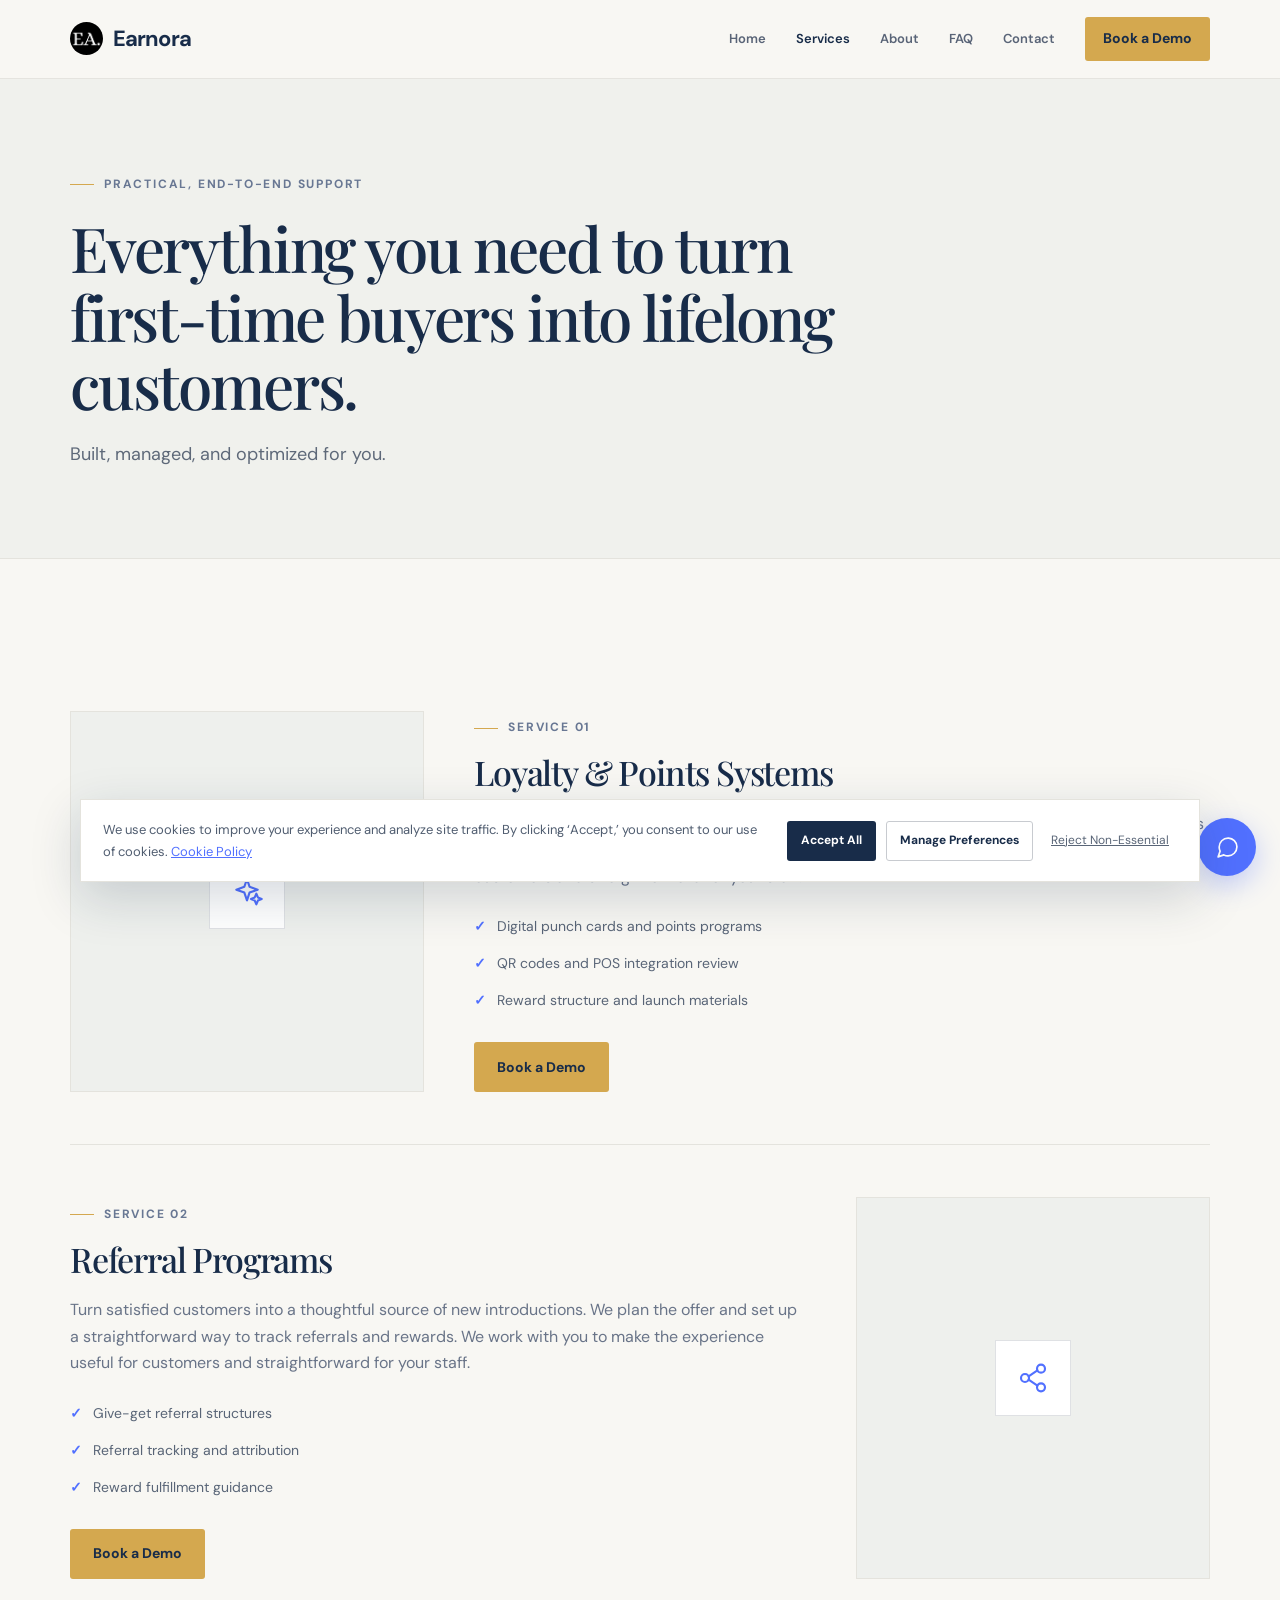
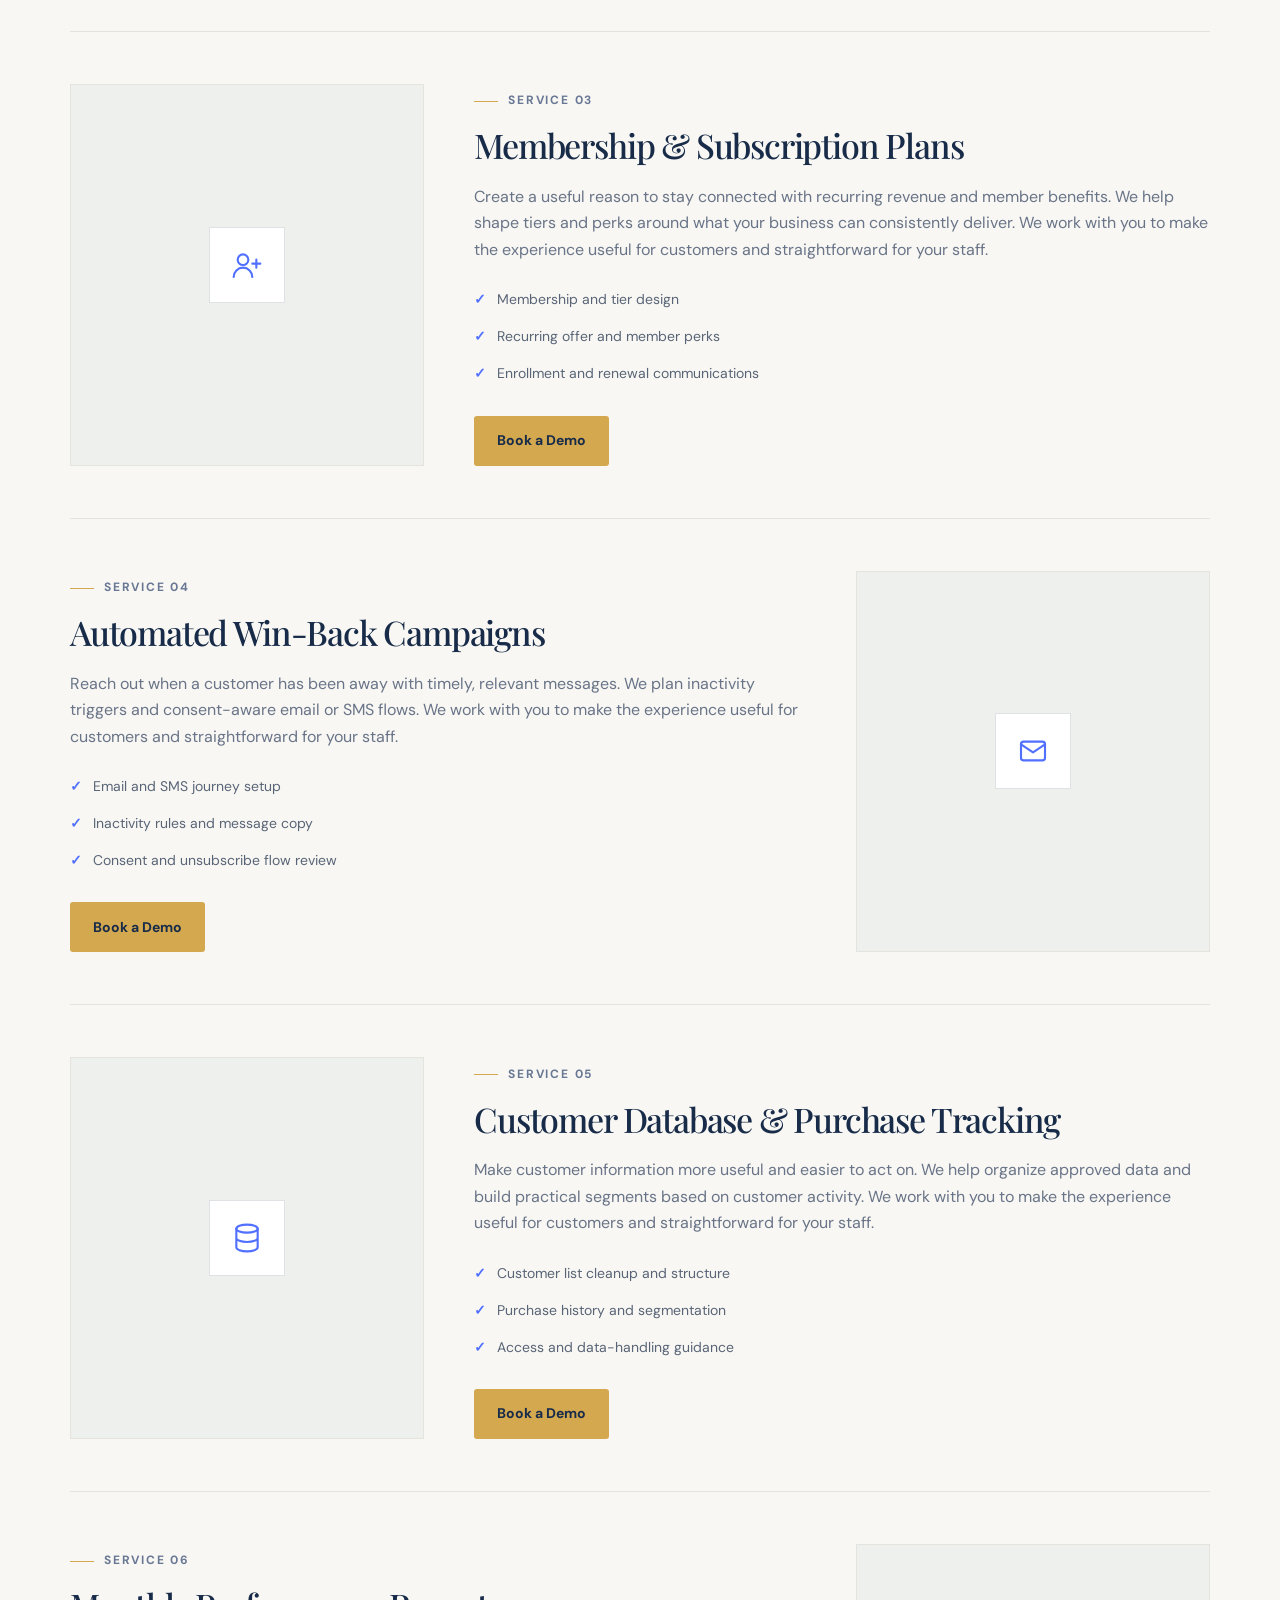
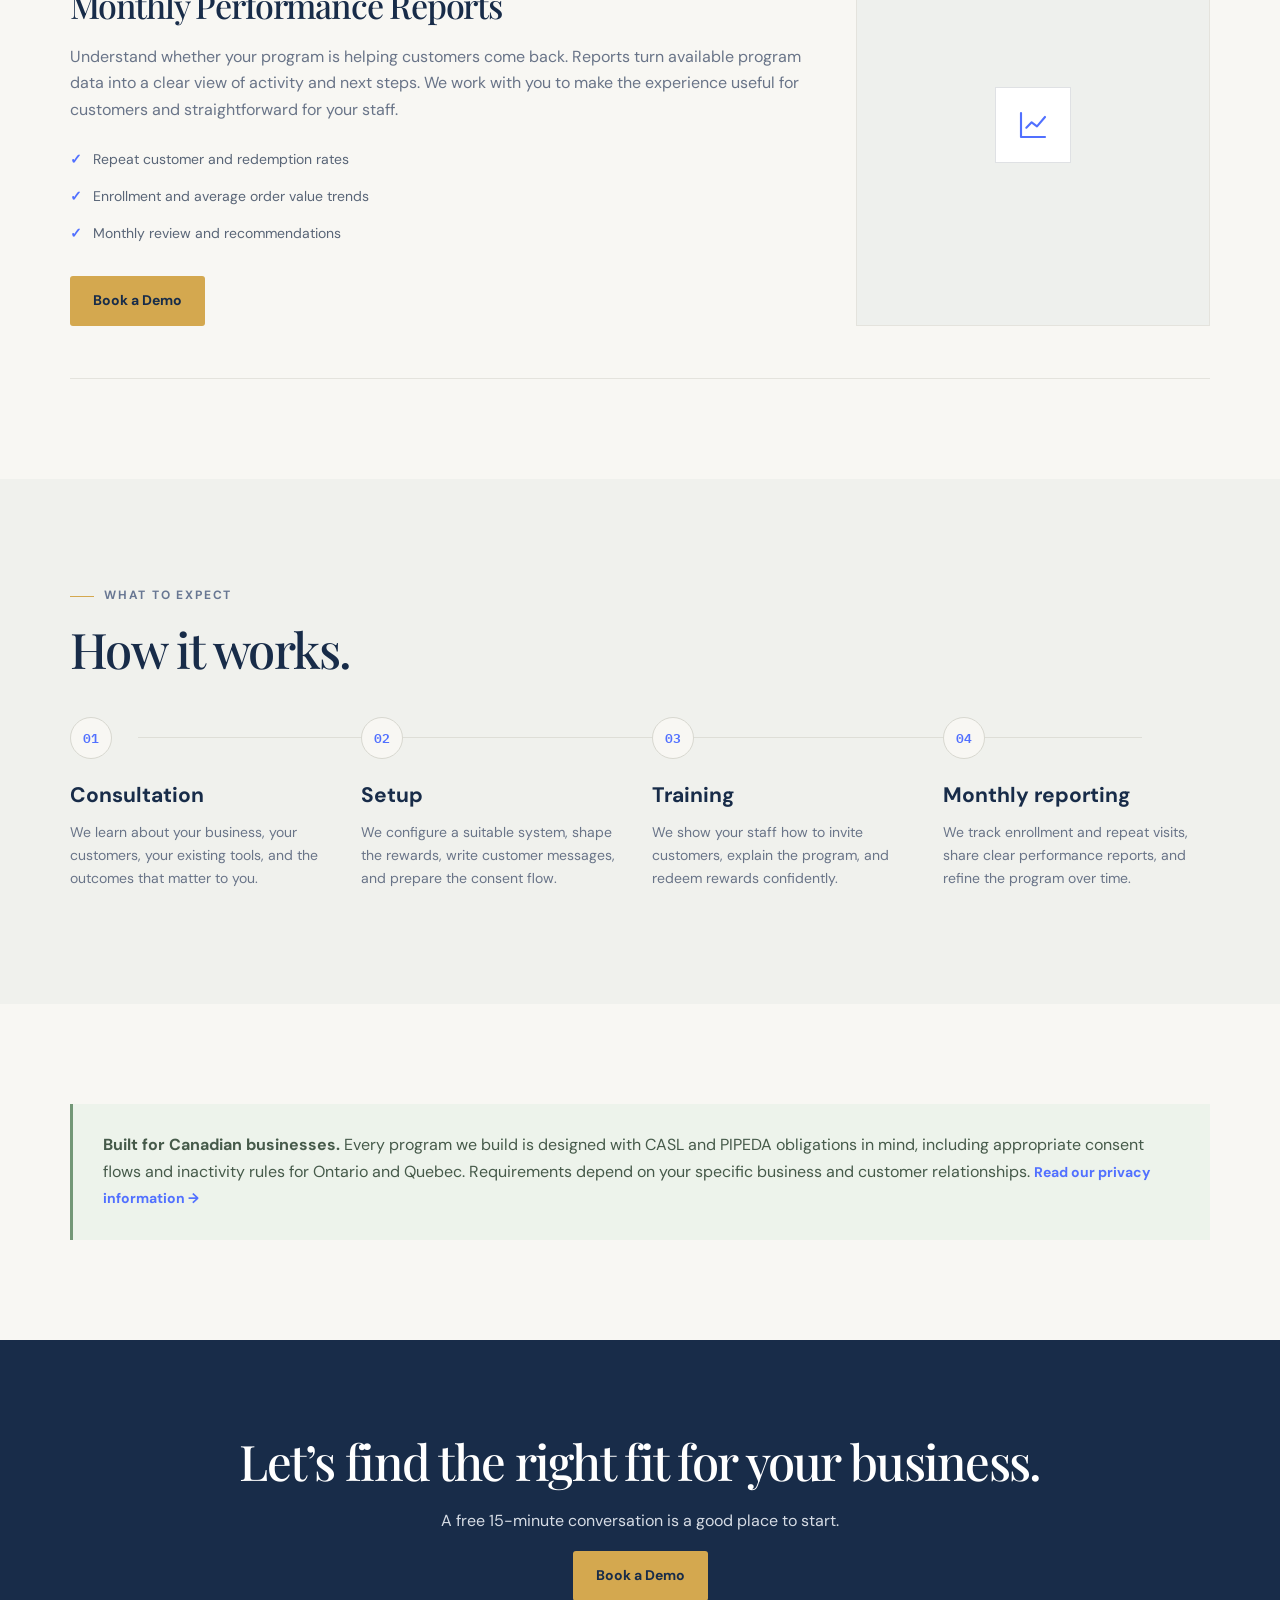
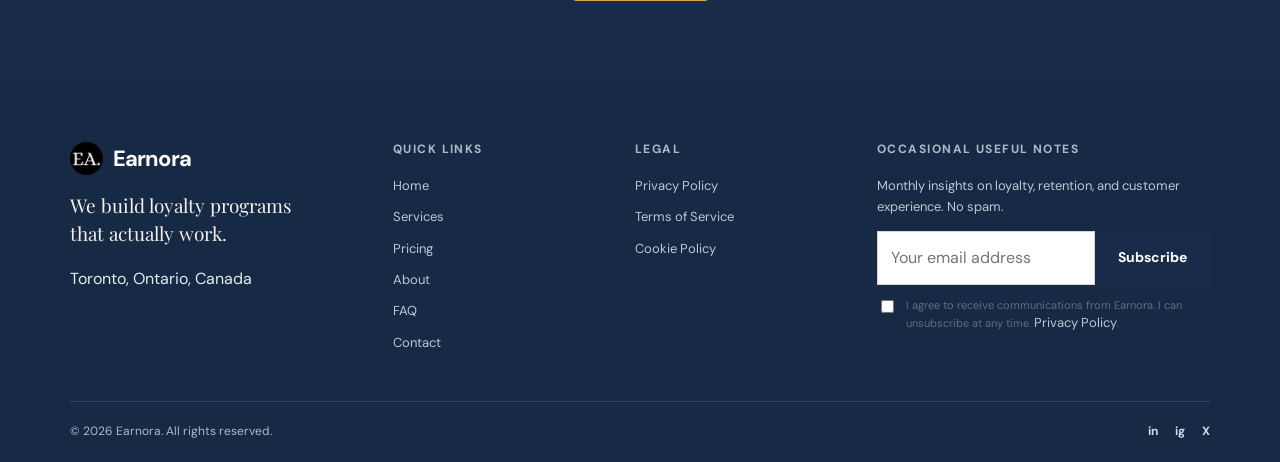
<file: services.html>
<!doctype html>
<html lang="en-CA">
<head>
  <meta charset="utf-8">
  <meta name="viewport" content="width=device-width, initial-scale=1">
  <meta name="theme-color" content="#f8f7f3">
  <meta name="description" content="Earnora builds and manages practical customer loyalty and retention programs for Toronto small businesses.">
  <meta property="og:type" content="website">
  <meta property="og:site_name" content="Earnora">
  <meta property="og:title" content="Earnora | Customer loyalty for Toronto businesses">
  <meta property="og:description" content="We build loyalty programs that actually work.">
  <link rel="canonical" href="https://earnora.tasdidnoor.com/services.html">
  <link rel="icon" href="EA.png" type="image/png">
  <link rel="stylesheet" href="styles.css">
  <title>Earnora | Customer loyalty for Toronto businesses</title>
  <script type="application/ld+json" id="structured-data"></script>
  <script src="app.js" defer></script>
</head>
<body data-page="services">
  <a class="skip-link" href="#main">Skip to content</a>
  <div id="site-header"></div>
  <main id="main"></main>
  <div id="site-footer"></div>
  <div id="cookie-root"></div>
  <div id="chat-root"></div>
  <noscript><p class="noscript">Please enable JavaScript to view the Earnora website.</p></noscript>
</body>
</html>
</file>
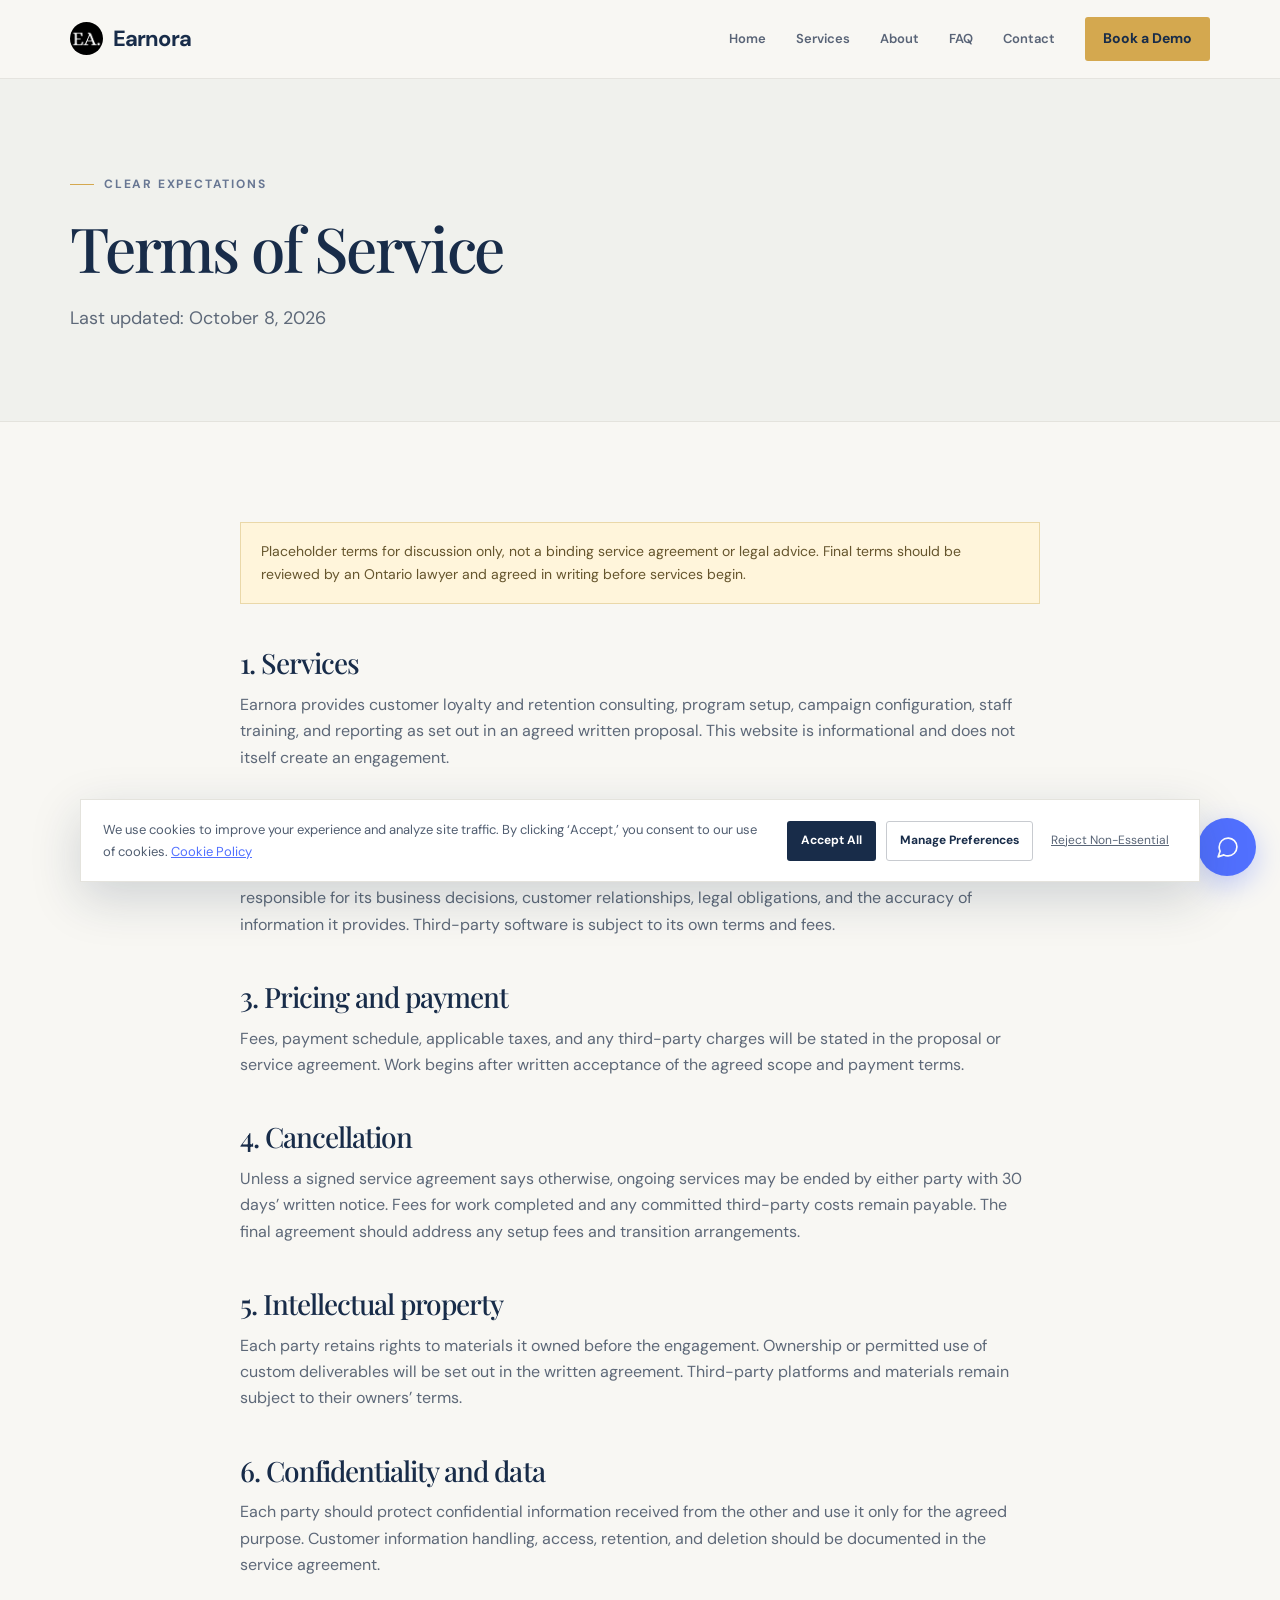
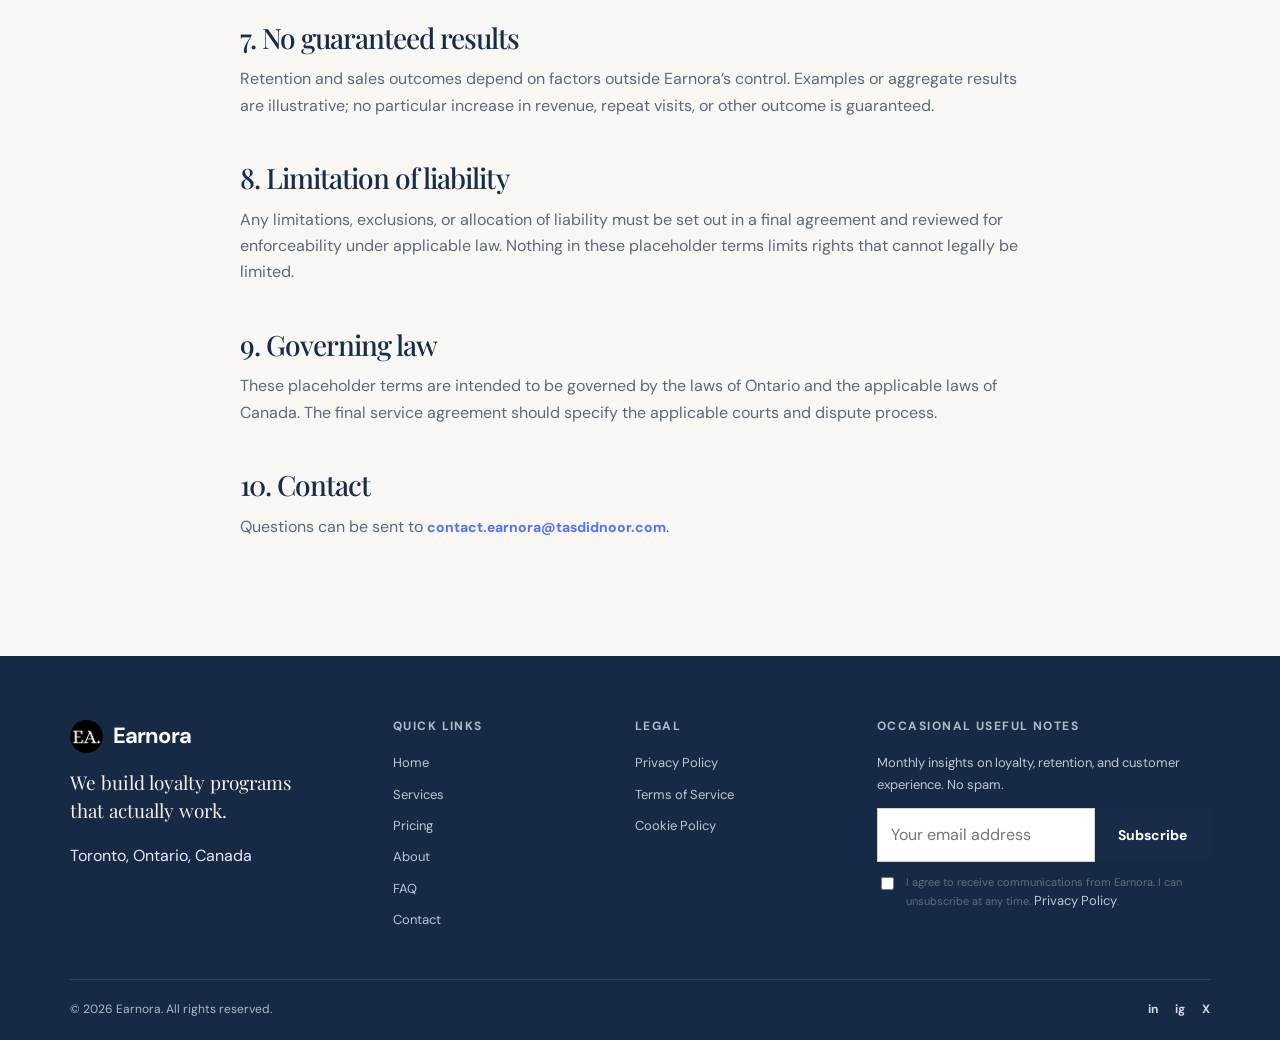
<file: terms.html>
<!doctype html>
<html lang="en-CA">
<head>
  <meta charset="utf-8">
  <meta name="viewport" content="width=device-width, initial-scale=1">
  <meta name="theme-color" content="#f8f7f3">
  <meta name="description" content="Earnora builds and manages practical customer loyalty and retention programs for Toronto small businesses.">
  <meta property="og:type" content="website">
  <meta property="og:site_name" content="Earnora">
  <meta property="og:title" content="Earnora | Customer loyalty for Toronto businesses">
  <meta property="og:description" content="We build loyalty programs that actually work.">
  <link rel="canonical" href="https://earnora.tasdidnoor.com/terms.html">
  <link rel="icon" href="EA.png" type="image/png">
  <link rel="stylesheet" href="styles.css">
  <title>Earnora | Customer loyalty for Toronto businesses</title>
  <script type="application/ld+json" id="structured-data"></script>
  <script src="app.js" defer></script>
</head>
<body data-page="terms">
  <a class="skip-link" href="#main">Skip to content</a>
  <div id="site-header"></div>
  <main id="main"></main>
  <div id="site-footer"></div>
  <div id="cookie-root"></div>
  <div id="chat-root"></div>
  <noscript><p class="noscript">Please enable JavaScript to view the Earnora website.</p></noscript>
</body>
</html>
</file>
<file: styles.css>
@import url('https://fonts.googleapis.com/css2?family=DM+Sans:wght@400;500;600;700&family=Playfair+Display:wght@500;600;700&family=IBM+Plex+Mono:wght@500;600&display=swap');
:root{--navy:#182c49;--blue:#5170ff;--gold:#d4a84f;--ink:#263449;--muted:#697488;--paper:#f8f7f3;--white:#fff;--line:#e4e3dd;--green:#edf3eb;--serif:'Playfair Display',Georgia,serif;--sans:'DM Sans',Arial,sans-serif;--mono:'IBM Plex Mono',monospace;--shadow:0 16px 48px rgba(24,44,73,.09)}
*{box-sizing:border-box}html{scroll-behavior:smooth;scroll-padding-top:100px}body{margin:0;background:var(--paper);color:var(--ink);font-family:var(--sans);font-size:16px;line-height:1.65;-webkit-font-smoothing:antialiased}a{color:inherit;text-decoration:none}button,input,select,textarea{font:inherit}button,a,input,select,textarea{outline-offset:4px}a:focus-visible,button:focus-visible,input:focus-visible,select:focus-visible,textarea:focus-visible{outline:3px solid var(--blue)}button{cursor:pointer}.skip-link{position:fixed;top:-80px;left:12px;z-index:1000;background:#fff;padding:10px 16px}.skip-link:focus{top:12px}.container{width:min(1140px,calc(100% - 48px));margin:0 auto}.section{padding:100px 0}.section-sm{padding:68px 0}.eyebrow{display:inline-flex;align-items:center;gap:10px;color:#687793;font-size:12px;font-weight:700;letter-spacing:.15em;text-transform:uppercase}.eyebrow:before{content:"";width:24px;height:1px;background:var(--gold)}h1,h2,h3,h4,p{margin-top:0}h1,h2,h3{color:var(--navy)}h1,h2{font-family:var(--serif);font-weight:500;letter-spacing:-.035em}h1{font-size:clamp(46px,6vw,76px);line-height:1.1;margin:20px 0}h2{font-size:clamp(34px,4vw,49px);line-height:1.2;margin:14px 0 18px}h3{font-size:21px;line-height:1.35;margin-bottom:12px}.lead{max-width:690px;color:#5e6979;font-size:18px;line-height:1.7}.muted{color:var(--muted)}.center{text-align:center}.center .lead{margin-left:auto;margin-right:auto}.btn{display:inline-flex;min-height:50px;align-items:center;justify-content:center;gap:10px;border:1px solid transparent;border-radius:3px;padding:12px 22px;font-size:14px;font-weight:700;transition:background .2s,color .2s,transform .2s}.btn:hover{transform:translateY(-1px)}.btn-gold{background:var(--gold);color:var(--navy)}.btn-gold:hover{background:#e0b961}.btn-navy{background:var(--navy);color:#fff}.btn-navy:hover{background:#263e60}.btn-outline{border-color:#c8cbd0;color:var(--navy);background:transparent}.btn-outline:hover{border-color:var(--navy);background:#fff}.text-link{color:var(--blue);font-size:14px;font-weight:700}.text-link:hover{text-decoration:underline}.button-row{display:flex;flex-wrap:wrap;gap:12px;margin-top:28px}.site-header{position:sticky;top:0;z-index:30;background:rgba(248,247,243,.96);border-bottom:1px solid rgba(228,227,221,.9);backdrop-filter:blur(12px)}.nav-wrap{height:78px;display:flex;align-items:center;justify-content:space-between;gap:30px}.brand{display:inline-flex;align-items:center;gap:10px;color:var(--navy);font-weight:700;font-size:22px;letter-spacing:-.04em}.brand img{width:33px;height:33px;object-fit:cover;border-radius:50%}.nav-links{display:flex;align-items:center;gap:30px;margin-left:auto}.nav-links a{font-size:13px;color:#596477;font-weight:600}.nav-links a:hover,.nav-links a[aria-current="page"]{color:var(--navy)}.nav-wrap>.btn{min-height:43px;padding:9px 17px}.menu-toggle{display:none;background:none;border:0;padding:10px;color:var(--navy)}.menu-toggle span{display:block;width:22px;height:2px;background:currentColor;margin:5px 0}.hero{position:relative;overflow:hidden;padding:106px 0 94px}.hero:before{position:absolute;content:"";width:540px;height:540px;border:1px solid #e7e4db;border-radius:50%;right:-80px;top:-190px}.hero:after{position:absolute;content:"";width:390px;height:390px;border:1px solid #e7e4db;border-radius:50%;right:-5px;top:-115px}.hero-grid{position:relative;z-index:1;display:grid;grid-template-columns:1.2fr .8fr;align-items:center;gap:70px}.hero h1{max-width:720px}.hero .lead{max-width:620px}.hero-art{position:relative;min-height:365px;display:flex;align-items:center;justify-content:center}.art-ring{width:280px;height:280px;border:1px solid #d9d8d0;border-radius:50%;position:absolute}.art-ring:before,.art-ring:after{content:"";position:absolute;border:1px solid #e5e2d8;border-radius:50%}.art-ring:before{inset:30px}.art-ring:after{inset:60px}.art-card{position:relative;width:230px;padding:25px;background:#fff;border:1px solid var(--line);box-shadow:var(--shadow);z-index:1}.art-card .tiny{font-size:11px;color:var(--muted);text-transform:uppercase;letter-spacing:.1em}.art-card strong{display:block;font-family:var(--serif);font-weight:500;color:var(--navy);font-size:24px;margin:8px 0}.art-card .bar{height:8px;background:#edf0f4;margin-top:12px}.art-card .bar i{display:block;width:72%;height:100%;background:var(--blue)}.art-card .bar:nth-last-child(1) i{width:48%;background:var(--gold)}.float-note{position:absolute;background:#fff;padding:12px 16px;border:1px solid var(--line);font-size:12px;z-index:2;box-shadow:0 8px 28px rgba(24,44,73,.06)}.float-note.one{right:-10px;top:44px}.float-note.two{left:-4px;bottom:48px}.float-note b{color:var(--navy)}.trust-strip{border-top:1px solid var(--line);border-bottom:1px solid var(--line);padding:19px 0;color:#697488;text-align:center;font-size:12px;font-weight:700;letter-spacing:.11em;text-transform:uppercase}.trust-strip span{padding:0 10px;color:var(--gold)}.stats-grid{display:grid;grid-template-columns:repeat(4,1fr);border:1px solid var(--line);background:#fff}.stat{padding:34px 27px;text-align:center;border-right:1px solid var(--line)}.stat:last-child{border-right:0}.stat-num{font:600 37px var(--mono);color:var(--navy);display:block;margin-bottom:9px}.stat-label{font-size:13px;color:#667184;line-height:1.55}.fine-print{font-size:12px;color:#7c8490;margin:16px 0 0}.section-heading{max-width:700px;margin-bottom:38px}.section-heading.center{margin-left:auto;margin-right:auto}.soft-section{background:#f0f1ed}.white-section{background:#fff}.card-grid{display:grid;grid-template-columns:repeat(3,1fr);gap:16px}.card{background:#fff;border:1px solid var(--line);padding:27px}.soft-section .card{background:#f8f7f3}.card p:last-child{margin-bottom:0}.icon-box{width:44px;height:44px;border:1px solid #dfe1e4;color:var(--blue);display:grid;place-items:center;margin-bottom:20px}.icon-box svg{width:21px;height:21px}.process-grid{display:grid;grid-template-columns:repeat(4,1fr);gap:24px;position:relative}.process-grid:before{content:"";height:1px;background:#deded7;position:absolute;left:6%;right:6%;top:20px}.process-step{position:relative}.step-no{width:42px;height:42px;border:1px solid #d8d8d0;background:var(--paper);display:grid;place-items:center;border-radius:50%;color:var(--blue);font:600 13px var(--mono);margin-bottom:22px}.process-step p{font-size:14px;color:var(--muted)}.service-grid{display:grid;grid-template-columns:repeat(3,1fr);gap:16px}.service-card{background:#fff;border:1px solid var(--line);padding:25px;min-height:235px}.service-card h3{margin-top:12px}.service-card p{font-size:14px;color:var(--muted)}.service-card .text-link{display:inline-block;margin-top:4px}.integrations{overflow:hidden}.logo-marquee{overflow:hidden;white-space:nowrap;border-block:1px solid var(--line);padding:18px 0;margin:20px 0}.logo-track{display:flex;width:max-content;align-items:center;animation:marquee 38s linear infinite}.logo-track.reverse{animation-direction:reverse}.logo-marquee:hover .logo-track{animation-play-state:paused}.logo-group{display:flex;flex:0 0 auto;align-items:center;gap:20px;margin-right:20px}.logo-word{color:#687385;font-size:17px;font-weight:700;letter-spacing:-.04em}.logo-word:nth-child(3n){font-family:var(--serif);font-weight:600}.logo-word:nth-child(4n){font-size:14px;letter-spacing:.08em;text-transform:uppercase}@keyframes marquee{to{transform:translateX(calc(-1 * var(--logo-loop-distance, 50%)))}}.newsletter{background:#eef0ed;padding:48px}.newsletter-row{display:flex;justify-content:space-between;align-items:center;gap:35px}.newsletter h2{font-size:34px}.newsletter form{width:min(470px,100%)}.inline-form{display:flex}.inline-form input[type=email]{min-width:0;flex:1;border:1px solid #d2d4d2;background:white;padding:13px}.consent{display:flex;align-items:flex-start;gap:9px;color:#626d7d;font-size:11px;line-height:1.5;margin:12px 0}.consent input{margin-top:3px;accent-color:var(--blue)}.form-note{font-size:12px;color:var(--muted);margin:10px 0 0}.form-note.success{color:#286448}.faq-list{border-top:1px solid var(--line)}details.faq-item{border-bottom:1px solid var(--line)}details.faq-item summary{cursor:pointer;list-style:none;padding:20px 35px 20px 0;color:var(--navy);font-weight:600;position:relative}details.faq-item summary::-webkit-details-marker{display:none}details.faq-item summary:after{content:"+";position:absolute;right:4px;top:17px;color:var(--blue);font-size:22px;font-weight:400}details.faq-item[open] summary:after{content:"−"}details.faq-item p{color:var(--muted);font-size:14px;max-width:760px;margin:0;padding:0 0 22px;animation:reveal .22s ease}@keyframes reveal{from{opacity:.2;transform:translateY(-3px)}to{opacity:1;transform:none}}.page-hero{padding:88px 0 70px;background:#f0f1ed;border-bottom:1px solid var(--line)}.page-hero h1{font-size:clamp(42px,5vw,62px);max-width:850px}.page-hero .lead{max-width:760px}.detail-list{padding:0;margin:18px 0 23px;list-style:none}.detail-list li{padding:7px 0 7px 23px;position:relative;color:#596577;font-size:14px}.detail-list li:before{content:"✓";position:absolute;left:0;color:var(--blue);font-weight:700}.service-detail{display:grid;grid-template-columns:.65fr 1.35fr;gap:50px;padding:52px 0;border-bottom:1px solid var(--line)}.service-detail:nth-child(even){grid-template-columns:1.35fr .65fr}.service-detail:nth-child(even) .detail-visual{order:2}.detail-visual{min-height:235px;background:#eef0ed;border:1px solid var(--line);display:grid;place-items:center}.detail-visual .icon-box{width:76px;height:76px;background:#fff}.detail-visual svg{width:32px;height:32px}.callout{padding:28px 30px;background:#edf3eb;border-left:3px solid #739777}.callout p{margin:0;color:#465a4a}.values-grid{display:grid;grid-template-columns:repeat(3,1fr);gap:18px}.value-card{padding:30px;background:#fff;border:1px solid var(--line)}.contact-grid{display:grid;grid-template-columns:1fr 1fr;gap:60px}.form-field{margin-bottom:17px}.form-field label{display:block;color:var(--navy);font-size:13px;font-weight:700;margin-bottom:6px}.form-field input,.form-field select,.form-field textarea{width:100%;border:1px solid #d5d7d7;background:#fff;border-radius:2px;padding:12px;color:var(--ink)}.form-field textarea{min-height:120px;resize:vertical}.booking-placeholder{height:275px;border:1px dashed #bbc2ce;background:#fff;display:flex;flex-direction:column;align-items:center;justify-content:center;text-align:center;padding:24px}.booking-placeholder .icon-box{margin:0 auto 15px}.contact-info{padding-top:20px}.contact-info p{margin-bottom:11px}.faq-category{margin:40px 0}.faq-category h2{font-size:27px;margin-bottom:14px}.legal-content{max-width:800px}.legal-content h2{font-size:28px;margin:42px 0 12px}.legal-content p,.legal-content li{color:#5d6878}.legal-content ul{padding-left:22px}.legal-note{background:#fff5db;border:1px solid #ead8a9;padding:17px 20px;color:#65552d;font-size:14px}.final-cta{background:var(--navy);color:#fff;padding:78px 0;text-align:center}.final-cta h2{color:#fff}.final-cta p{color:#d6dce5}.final-cta .btn-outline{border-color:#8996a9;color:white}.site-footer{background:#172a45;color:#e5e9ef;padding:62px 0 0}.footer-grid{display:grid;grid-template-columns:1.25fr .9fr .9fr 1.35fr;gap:34px;padding-bottom:48px}.footer-brand{color:white;margin-bottom:15px}.footer-tagline{font-family:var(--serif);font-size:19px;line-height:1.45;color:#f2f0e9;max-width:230px}.footer-col h3{font:700 12px var(--sans);letter-spacing:.12em;text-transform:uppercase;color:#aeb9c9;margin-bottom:18px}.footer-col p,.footer-col a{font-size:13px;color:#bdc6d3}.footer-links{display:grid;gap:10px}.footer-links a:hover{color:#fff}.footer-bottom{border-top:1px solid #34445c;padding:20px 0;display:flex;justify-content:space-between;align-items:center;color:#aeb9c9;font-size:12px}.social-links{display:flex;gap:17px}.social-links a{color:#d6dce5;font-weight:700}.cookie-banner{position:fixed;z-index:60;bottom:18px;left:18px;right:18px;background:#fff;border:1px solid var(--line);box-shadow:0 16px 50px rgba(24,44,73,.18);padding:19px 22px;display:flex;align-items:center;gap:22px;max-width:1120px;margin:auto}.cookie-text{flex:1}.cookie-text p{margin:0;font-size:13px;color:#505d70}.cookie-text a{color:var(--blue);text-decoration:underline}.cookie-actions{display:flex;align-items:center;gap:10px;white-space:nowrap}.cookie-actions .btn{min-height:40px;padding:8px 13px;font-size:12px}.cookie-reject{background:none;border:0;color:#596577;text-decoration:underline;font-size:12px;padding:8px}.modal-backdrop{position:fixed;inset:0;z-index:80;background:rgba(15,29,49,.46);display:grid;place-items:center;padding:18px}.modal{width:min(470px,100%);background:#fff;padding:28px;box-shadow:var(--shadow)}.modal h2{font-size:30px;margin-top:0}.pref-row{padding:14px 0;border-bottom:1px solid var(--line);display:flex;justify-content:space-between;align-items:center;font-weight:600;font-size:14px}.pref-row small{display:block;color:var(--muted);font-weight:400}.switch{width:42px;height:24px;appearance:none;background:#c7ccd3;border-radius:20px;position:relative;cursor:pointer}.switch:checked{background:var(--blue)}.switch:before{content:"";position:absolute;width:18px;height:18px;background:#fff;border-radius:50%;top:3px;left:3px;transition:transform .15s}.switch:checked:before{transform:translateX(18px)}.switch:disabled{opacity:.6;cursor:not-allowed}.modal-actions{display:flex;justify-content:flex-end;gap:10px;margin-top:22px}.chat-launch{position:fixed;z-index:50;right:24px;bottom:24px;width:58px;height:58px;border:0;border-radius:50%;background:var(--blue);color:white;box-shadow:0 9px 28px rgba(81,112,255,.32);display:grid;place-items:center}.chat-launch svg{width:25px;height:25px}[hidden]{display:none!important}.chat-window{position:fixed;right:24px;bottom:94px;z-index:50;width:min(365px,calc(100vw - 32px));height:490px;max-height:calc(100vh - 125px);background:#fff;border:1px solid var(--line);box-shadow:var(--shadow);display:flex;flex-direction:column}.chat-head{padding:17px 18px;background:var(--navy);color:#fff;display:flex;justify-content:space-between;align-items:start}.chat-head strong{display:block;font-size:14px}.chat-head small{font-size:11px;color:#d2d9e4}.chat-close{border:0;background:transparent;color:white;font-size:23px}.chat-body{padding:16px;overflow:auto;flex:1}.chat-msg{padding:11px 13px;background:#f0f1f4;color:#344156;font-size:13px;max-width:90%;margin-bottom:13px}.chat-msg.user{margin-left:auto;background:#e9edff}.quick-replies{display:flex;flex-wrap:wrap;gap:7px;margin:8px 0 14px}.quick-replies button{border:1px solid #ccd3e1;background:#fff;color:var(--navy);padding:7px 9px;font-size:11px}.quick-replies button:hover{border-color:var(--blue)}.chat-disclaimer{font-size:10px;color:#7b8491;margin:12px 0}.chat-form{display:flex;border-top:1px solid var(--line);padding:10px;gap:7px}.chat-form input{min-width:0;flex:1;border:1px solid var(--line);padding:9px;font-size:13px}.chat-form button{border:0;background:var(--blue);color:white;padding:8px 12px}.notice{font-size:12px;color:var(--muted);margin-top:10px}.noscript{padding:20px;text-align:center;background:#fff}.fade-in{opacity:0;transform:translateY(12px);transition:opacity .55s ease,transform .55s ease}.fade-in.visible{opacity:1;transform:none}
@media(max-width:900px){.nav-links{gap:18px}.hero-grid{gap:25px}.hero-art{transform:scale(.88)}.footer-grid{grid-template-columns:repeat(2,1fr)}.newsletter-row{align-items:flex-start;flex-direction:column}.newsletter form{width:100%}.service-grid{grid-template-columns:repeat(2,1fr)}}
@media(max-width:680px){.container{width:min(100% - 34px,540px)}.section{padding:70px 0}.section-sm{padding:52px 0}.nav-wrap{height:68px}.brand{font-size:20px}.nav-wrap>.btn{margin-left:auto;min-height:39px;padding:8px 11px;font-size:12px}.menu-toggle{display:block;order:3}.nav-links{display:none;position:absolute;top:67px;left:0;right:0;background:var(--paper);border-bottom:1px solid var(--line);padding:12px 22px 20px;align-items:stretch;gap:0;flex-direction:column}.nav-links.open{display:flex}.nav-links a{padding:11px 3px;border-bottom:1px solid var(--line)}.hero{padding:70px 0 55px}.hero-grid{grid-template-columns:1fr;gap:0}.hero h1{font-size:clamp(43px,13vw,62px)}.hero-art{min-height:285px;transform:scale(.78);margin:-8px 0 -28px}.float-note.one{right:-20px}.float-note.two{left:-20px}.trust-strip{line-height:2}.trust-strip span{padding:0 4px}.stats-grid{grid-template-columns:repeat(2,1fr)}.stat{padding:23px 12px;border-bottom:1px solid var(--line)}.stat:nth-child(2){border-right:0}.stat:nth-child(n+3){border-bottom:0}.stat-num{font-size:29px}.card-grid,.service-grid,.values-grid{grid-template-columns:1fr}.process-grid{grid-template-columns:1fr 1fr;gap:28px 16px}.process-grid:before{display:none}.logo-group{gap:16px;margin-right:16px}.logo-track{animation-duration:55s}.logo-marquee:nth-of-type(3){display:none}.newsletter{padding:30px 23px}.newsletter h2{font-size:29px}.inline-form{gap:0}.inline-form .btn{padding:10px 12px}.page-hero{padding:64px 0 50px}.service-detail,.service-detail:nth-child(even){grid-template-columns:1fr;gap:20px;padding:35px 0}.service-detail:nth-child(even) .detail-visual{order:0}.detail-visual{min-height:170px}.contact-grid{grid-template-columns:1fr;gap:35px}.footer-grid{grid-template-columns:1fr 1fr;gap:28px 20px}.footer-grid>div:first-child,.footer-grid>div:last-child{grid-column:1/-1}.footer-bottom{align-items:flex-start;gap:16px;flex-direction:column}.cookie-banner{left:10px;right:10px;bottom:10px;padding:16px;display:block}.cookie-actions{margin-top:12px;flex-wrap:wrap;white-space:normal;gap:5px}.cookie-actions .btn{flex:1}.cookie-reject{flex:1}.chat-launch{right:16px;bottom:16px;width:54px;height:54px}.chat-window{right:12px;bottom:80px}.final-cta{padding:60px 0}}
@media(prefers-reduced-motion:reduce){*,*::before,*::after{scroll-behavior:auto!important;animation-duration:.01ms!important;animation-iteration-count:1!important;transition-duration:.01ms!important}.fade-in{opacity:1;transform:none}}
</file>
